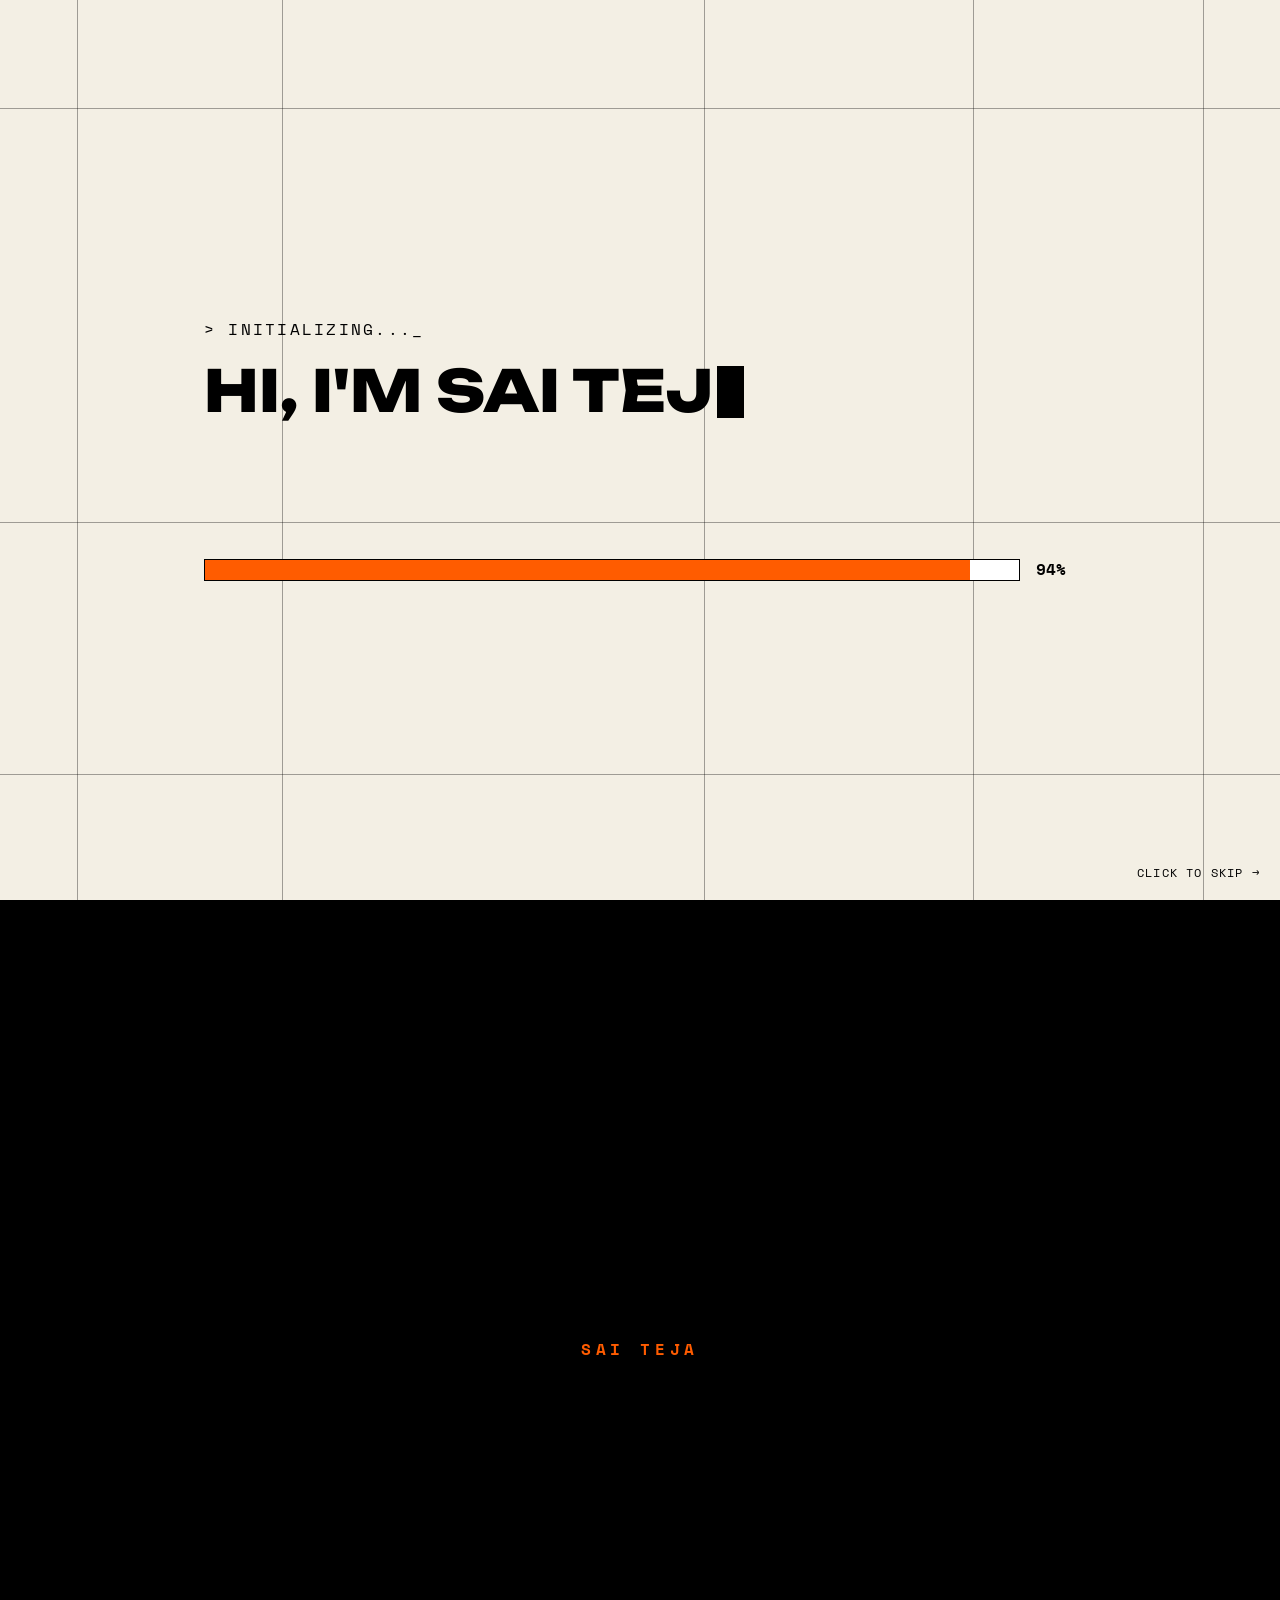
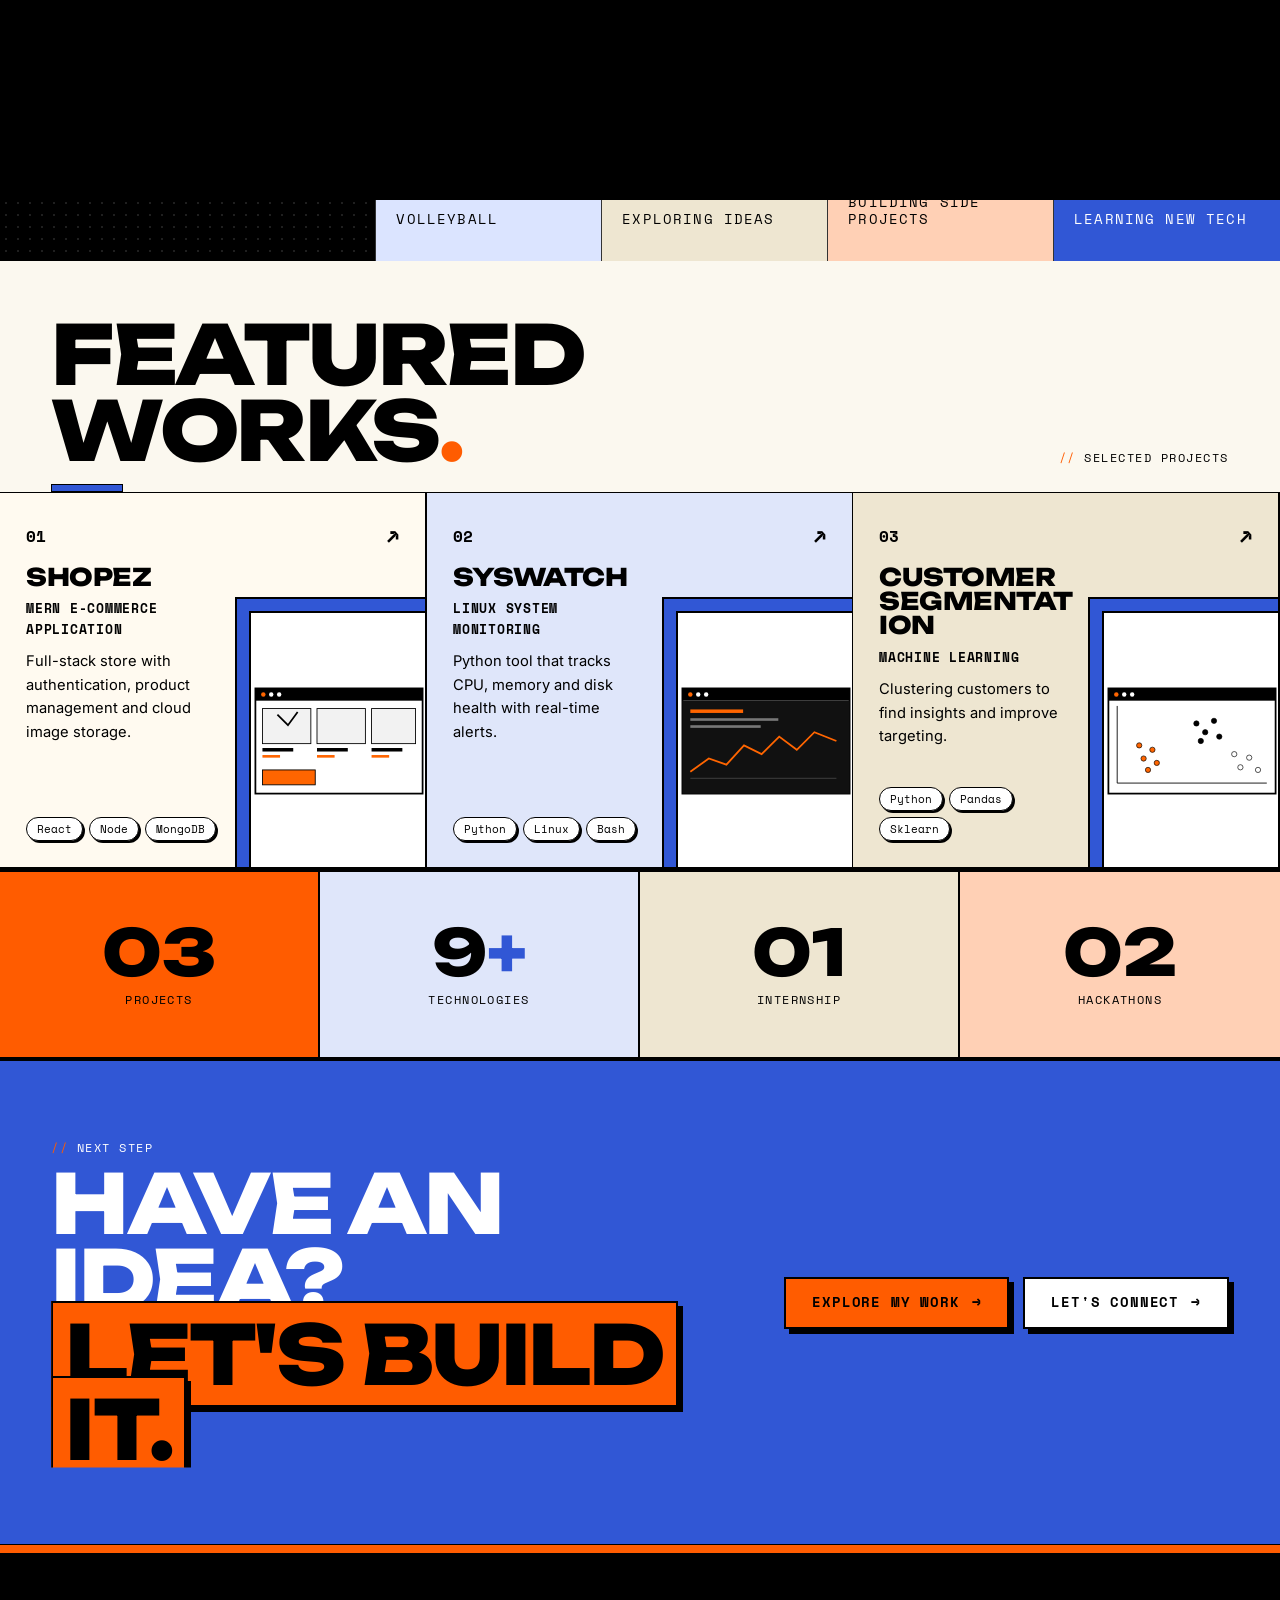
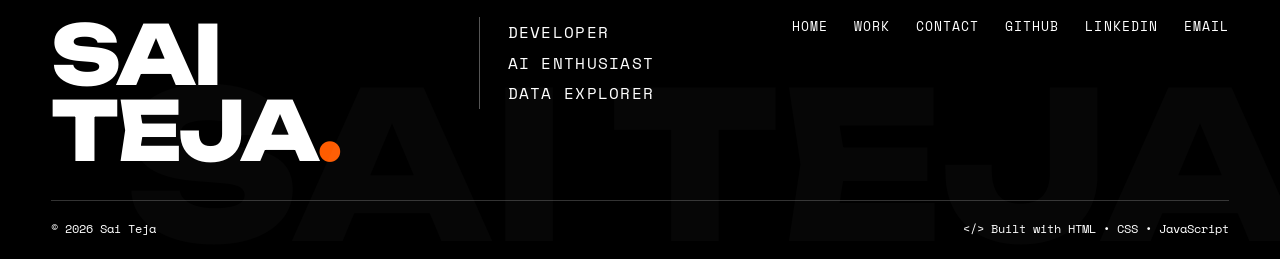
<file: index.html>
<!DOCTYPE html>
<html lang="en">
<head>
  <meta charset="UTF-8">
  <meta name="viewport" content="width=device-width, initial-scale=1">
  <title>Sai Teja — Personal Portfolio</title>
  <meta name="description" content="Sai Teja, B.Tech CSE student at Mahindra University. Developer, AI enthusiast and data explorer. Projects, skills and contact.">
  <meta name="theme-color" content="#FF6500">
  <link rel="icon" href="assets/icons/logo.svg" type="image/svg+xml">
  <script>try{if(sessionStorage.getItem("navT")==="1"){sessionStorage.removeItem("navT");document.documentElement.classList.add("page-enter");}}catch(e){}</script>
  <link rel="preconnect" href="https://fonts.googleapis.com">
  <link rel="preconnect" href="https://fonts.gstatic.com" crossorigin>
  <link href="https://fonts.googleapis.com/css2?family=Inter:wght@400;500;600&family=Space+Mono:wght@400;700&family=Unbounded:wght@700;800&display=swap" rel="stylesheet">
  <!-- Bootstrap 5 (grid utilities, modal, buttons base, form layout) + Bootstrap Icons -->
  <link href="https://cdn.jsdelivr.net/npm/bootstrap@5.3.3/dist/css/bootstrap.min.css" rel="stylesheet">
  <link href="https://cdn.jsdelivr.net/npm/bootstrap-icons@1.11.3/font/bootstrap-icons.min.css" rel="stylesheet">
  <!-- Custom CSS creates the identity; it loads AFTER Bootstrap so it can override it -->
  <link rel="stylesheet" href="css/style.css">
  <link rel="stylesheet" href="css/animations.css">
  <link rel="stylesheet" href="css/responsive.css">
</head>
<body>
<div class="splash" id="splash" role="status" aria-live="polite" aria-label="Loading portfolio">
  <div class="splash__grid" aria-hidden="true">
    <span class="v" style="left:6%"></span><span class="v" style="left:22%"></span><span class="v" style="left:55%"></span><span class="v" style="left:76%"></span><span class="v" style="left:94%"></span>
    <span class="h" style="top:12%"></span><span class="h" style="top:58%"></span><span class="h" style="top:86%"></span>
  </div>
  <div class="splash__box">
    <p class="splash__status" id="splashStatus">&gt; INITIALIZING...<span class="blink">_</span></p>
    <p class="splash__hi" id="splashHi" aria-label="Hi, I'm Sai Teja">&#8203;<span class="cur" aria-hidden="true"></span></p>
    <p class="splash__welcome" id="splashWelcome">WELCOME TO MY PORTFOLIO</p>
    <div class="splash__bar" aria-hidden="true"><div class="track"><div class="fill" id="splashFill"></div></div><span class="pct" id="splashPct">0%</span></div>
  </div>
  <span class="splash__skip" aria-hidden="true">CLICK TO SKIP →</span>
  <div class="splash__panels" aria-hidden="true"><i></i><i></i><i></i><i></i><i></i></div>
</div>

<a class="skip-link" href="#main">Skip to content</a>
<div class="page-transition" id="pageTransition" aria-hidden="true">SAI TEJA</div>
<div class="cursor-ring" id="cursorRing" aria-hidden="true"></div>
<div class="cursor-dot" id="cursorDot" aria-hidden="true"></div>

<header class="site-header">
  <a class="brand" href="index.html" aria-label="Sai Teja Portfolio, home">
    <img class="brand__mark" src="assets/icons/logo.svg" alt="" width="38" height="38">
    <span>SAI TEJA<small>/ PORTFOLIO</small></span>
  </a>
  <nav class="nav-main" aria-label="Primary">
    <ul>
      <li class="d-flex"><a href="index.html" data-nav>Home</a></li>
      <li class="d-flex"><a href="work.html" data-nav>Work</a></li>
      <li class="d-flex"><a href="contact.html" data-nav>Contact</a></li>
    </ul>
  </nav>
  <div class="header-right">
    <div class="avail-pill"><span class="pulse-dot" aria-hidden="true"></span>Available for internships</div>
    <button class="menu-btn" id="menuOpen" type="button" aria-expanded="false" aria-controls="menuOverlay" aria-label="Open menu">
      <span class="menu-btn__text">[ MENU ]</span>
      <span class="menu-btn__icon" aria-hidden="true"><i></i><i></i><i></i><i></i></span>
    </button>
  </div>
</header>

<div class="menu-overlay" id="menuOverlay" aria-hidden="true" role="dialog" aria-label="Site menu">
  <div class="menu-overlay__top">
    <span class="label">SAI TEJA / PORTFOLIO</span>
    <button class="menu-close" id="menuClose" type="button" aria-label="Close menu">CLOSE ✕</button>
  </div>
  <nav aria-label="Full-screen menu">
    <ul>
      <li><a href="index.html" data-nav><span>01</span>Home</a></li>
      <li><a href="work.html" data-nav><span>02</span>Work</a></li>
      <li><a href="contact.html" data-nav><span>03</span>Contact</a></li>
    </ul>
  </nav>
  <div class="menu-overlay__foot">
    <a href="https://github.com/Tejaak" target="_blank" rel="noopener">GITHUB ↗</a>
    <a href="https://www.linkedin.com/in/agirishati-sai-teja-38a89334b" target="_blank" rel="noopener">LINKEDIN ↗</a>
    <a href="mailto:sai.teja@mahindrauniversity.edu.in">EMAIL ↗</a>
  </div>
</div>

<main id="main">

  <!-- ============ HERO ============ -->
  <section class="hero" aria-labelledby="hero-title">
    <div class="hero__text">
      <div class="hero__eyebrow label">
        <span class="label--slash">Hello, I'm</span>
        <span>2026 ■</span>
      </div>
      <div>
        <h1 class="display display--xl hero__title" id="hero-title" aria-label="Sai Teja">
          <span class="row-line"><span style="--d:.15s">SAI</span></span>
          <span class="row-line"><span style="--d:.3s">TEJA<span class="dot">.</span></span></span>
        </h1>
        <p class="hero__role mt-3">Computer Science Student</p>
        <p class="label mt-2">Developer • AI • Data</p>
      </div>
      <p class="hero__stmt" data-reveal="up">I build digital experiences,<br>experiment with technology,<br>and turn ideas into working projects.</p>
      <div class="hero__cta" data-reveal="up" data-delay="1">
        <a class="btn-sharp magnetic" href="work.html">Explore my work <span class="arr">→</span></a>
        <a class="btn-sharp btn-sharp--ghost magnetic" href="contact.html">Contact me <span class="arr">→</span></a>
      </div>
    </div>
    <aside class="hero__photo" aria-label="Portrait of Sai Teja">
      <span class="corner corner--tl" aria-hidden="true"></span>
      <span class="corner corner--br" aria-hidden="true"></span>
      <span class="photo-tag" aria-hidden="true">&lt;/&gt;</span>
      <span class="photo-year" aria-hidden="true">2024 — 2028</span>
      <div class="photo-frame" data-reveal="scale">
        <img src="assets/images/photo.png" alt="Sai Teja, Computer Science student, looking up and to the side" width="600" height="720" fetchpriority="high">
      </div>
    </aside>
  </section>

  <!-- ============ ABOUT + BACKGROUND ============ -->
  <section class="about" id="about" aria-labelledby="about-title">
    <article class="about__main">
      <p class="section-tag">// About me</p>
      <h2 class="display display--lg" id="about-title" data-reveal="up">I build<br>things<br>with code<span class="dot">.</span></h2>
      <p data-reveal="up" data-delay="1">I'm a Computer Science Engineering student at Mahindra University, Hyderabad, interested in software development, AI and data. I like turning an idea into something that actually runs.</p>
      <p data-reveal="up" data-delay="2">Most of what I learn comes from building: full-stack web apps, a Linux monitoring tool, a machine learning model and a business dashboard, each in a different corner of tech.</p>
      <ul class="chips" aria-label="Interests">
        <li class="chip">Software development</li><li class="chip">Web development</li><li class="chip">Artificial Intelligence</li>
        <li class="chip">Data</li><li class="chip">Problem solving</li><li class="chip">Practical projects</li>
      </ul>
    </article>
    <aside class="background" aria-labelledby="bg-title">
      <p class="section-tag" id="bg-title">Background / Education</p>
      <ul class="edu-list">
        <li data-reveal="up"><span class="ico"><i class="bi bi-mortarboard"></i></span><div><strong>B.Tech Computer Science Engineering</strong><span>2024 – 2028 · Batch of 2028</span></div></li>
        <li data-reveal="up" data-delay="1"><span class="ico"><i class="bi bi-geo-alt"></i></span><div><strong>Mahindra University</strong><span>Hyderabad, India</span></div></li>
        <li data-reveal="up" data-delay="2"><span class="ico"><i class="bi bi-bullseye"></i></span><div><strong>Focus areas</strong><span>Software · AI · Data</span></div></li>
        <li data-reveal="up" data-delay="3"><span class="ico"><i class="bi bi-heart"></i></span><div><strong>Outside class</strong><span>Volleyball · Exploring ideas</span></div></li>
      </ul>
    </aside>
  </section>

  <!-- ============ BEYOND CODE ============ -->
  <section class="beyond" aria-labelledby="beyond-title">
    <div class="beyond__title"><h2 class="display display--md" id="beyond-title">Beyond<br>code<span class="dot">.</span></h2></div>
    <div class="beyond__tiles">
      <article class="tile-b" tabindex="0"><i class="bi bi-dribbble" aria-hidden="true"></i><div><h3>Volleyball</h3><p>Teamwork, timing and quick decisions on the court.</p></div></article>
      <article class="tile-b" tabindex="0"><i class="bi bi-lightbulb" aria-hidden="true"></i><div><h3>Exploring ideas</h3><p>Always curious about how things work and what could be built next.</p></div></article>
      <article class="tile-b" tabindex="0"><i class="bi bi-tools" aria-hidden="true"></i><div><h3>Building side projects</h3><p>Small experiments that teach more than any lecture.</p></div></article>
      <article class="tile-b" tabindex="0"><i class="bi bi-cpu" aria-hidden="true"></i><div><h3>Learning new tech</h3><p>Picking up new tools and frameworks as they come.</p></div></article>
    </div>
  </section>

  <!-- ============ FEATURED WORK ============ -->
  <section class="block block--white" aria-labelledby="featured-title">
    <div class="section-head">
      <h2 class="display display--lg" id="featured-title">Featured<br>works<span class="dot">.</span></h2>
      <p class="label label--slash">Selected projects</p>
    </div>
    <div class="proj-grid proj-grid--3">
      <a class="proj-card" href="work.html#project-shopez" data-reveal="up">
        <div class="proj-card__top"><span>01</span><span class="proj-card__arrow" aria-hidden="true">↗</span></div>
        <h3 class="proj-card__title">ShopEZ</h3>
        <p class="proj-card__cat">MERN E-Commerce Application</p>
        <p class="proj-card__desc">Full-stack store with authentication, product management and cloud image storage.</p>
        <p class="proj-card__meta">CASE STUDY →</p>
        <ul class="tags"><li class="tag">React</li><li class="tag">Node</li><li class="tag">MongoDB</li></ul>
        <span class="proj-card__img" aria-hidden="true"><img src="assets/projects/shopez.svg" alt="" loading="lazy" width="400" height="260"></span>
      </a>
      <a class="proj-card" href="work.html#project-syswatch" data-reveal="up" data-delay="1">
        <div class="proj-card__top"><span>02</span><span class="proj-card__arrow" aria-hidden="true">↗</span></div>
        <h3 class="proj-card__title">SysWatch</h3>
        <p class="proj-card__cat">Linux System Monitoring</p>
        <p class="proj-card__desc">Python tool that tracks CPU, memory and disk health with real-time alerts.</p>
        <p class="proj-card__meta">CASE STUDY →</p>
        <ul class="tags"><li class="tag">Python</li><li class="tag">Linux</li><li class="tag">Bash</li></ul>
        <span class="proj-card__img" aria-hidden="true"><img src="assets/projects/syswatch.svg" alt="" loading="lazy" width="400" height="260"></span>
      </a>
      <a class="proj-card" href="work.html#project-segmentation" data-reveal="up" data-delay="2">
        <div class="proj-card__top"><span>03</span><span class="proj-card__arrow" aria-hidden="true">↗</span></div>
        <h3 class="proj-card__title">Customer Segmentation</h3>
        <p class="proj-card__cat">Machine Learning</p>
        <p class="proj-card__desc">Clustering customers to find insights and improve targeting.</p>
        <p class="proj-card__meta">CASE STUDY →</p>
        <ul class="tags"><li class="tag">Python</li><li class="tag">Pandas</li><li class="tag">Sklearn</li></ul>
        <span class="proj-card__img" aria-hidden="true"><img src="assets/projects/segmentation.svg" alt="" loading="lazy" width="400" height="260"></span>
      </a>
    </div>
  </section>

  <!-- ============ QUICK METRICS (only values backed by the Work page) ============ -->
  <section class="metrics" aria-label="Quick facts">
    <div class="metric"><span class="metric__num"><span data-count="4" data-pad="2">00</span></span><span class="metric__lbl">Projects</span></div>
    <div class="metric"><span class="metric__num"><span data-count="10">0</span><span class="plus">+</span></span><span class="metric__lbl">Technologies</span></div>
    <div class="metric"><span class="metric__num"><span data-count="1" data-pad="2">00</span></span><span class="metric__lbl">Internship</span></div>
    <div class="metric"><span class="metric__num"><span data-count="2" data-pad="2">00</span></span><span class="metric__lbl">Hackathons</span></div>
  </section>

  <!-- ============ CTA ============ -->
  <section class="cta-strip" aria-labelledby="cta-title">
    <div>
      <p class="label label--slash">Next step</p>
      <h2 class="display display--lg mt-2" id="cta-title" data-reveal="up">Have an idea?<br><span class="hl">Let's build it.</span></h2>
    </div>
    <div class="actions">
      <a class="btn-sharp magnetic" href="work.html">Explore my work <span class="arr">→</span></a>
      <a class="btn-sharp btn-sharp--ghost magnetic" href="contact.html">Let's connect <span class="arr">→</span></a>
    </div>
  </section>
</main>

<footer class="site-footer">
  <div class="footer-top">
    <p class="display display--lg" aria-label="Sai Teja">SAI<br>TEJA<span class="dot">.</span></p>
    <ul class="footer-roles">
      <li>DEVELOPER</li><li>AI ENTHUSIAST</li><li>DATA EXPLORER</li>
    </ul>
    <nav aria-label="Footer">
      <ul class="footer-links flex-column flex-sm-row">
        <li><a href="index.html">HOME</a></li>
        <li><a href="work.html">WORK</a></li>
        <li><a href="contact.html">CONTACT</a></li>
        <li><a href="https://github.com/Tejaak" target="_blank" rel="noopener">GITHUB</a></li>
        <li><a href="https://www.linkedin.com/in/agirishati-sai-teja-38a89334b" target="_blank" rel="noopener">LINKEDIN</a></li>
        <li><a href="mailto:sai.teja@mahindrauniversity.edu.in">EMAIL</a></li>
      </ul>
    </nav>
  </div>
  <div class="footer-bottom">
    <span>© 2026 Sai Teja</span>
    <span>&lt;/&gt; Built with HTML • CSS • JavaScript</span>
  </div>
</footer>

<script src="https://cdn.jsdelivr.net/npm/bootstrap@5.3.3/dist/js/bootstrap.bundle.min.js"></script>
<script src="js/main.js"></script>

</body>
</html>
</file>
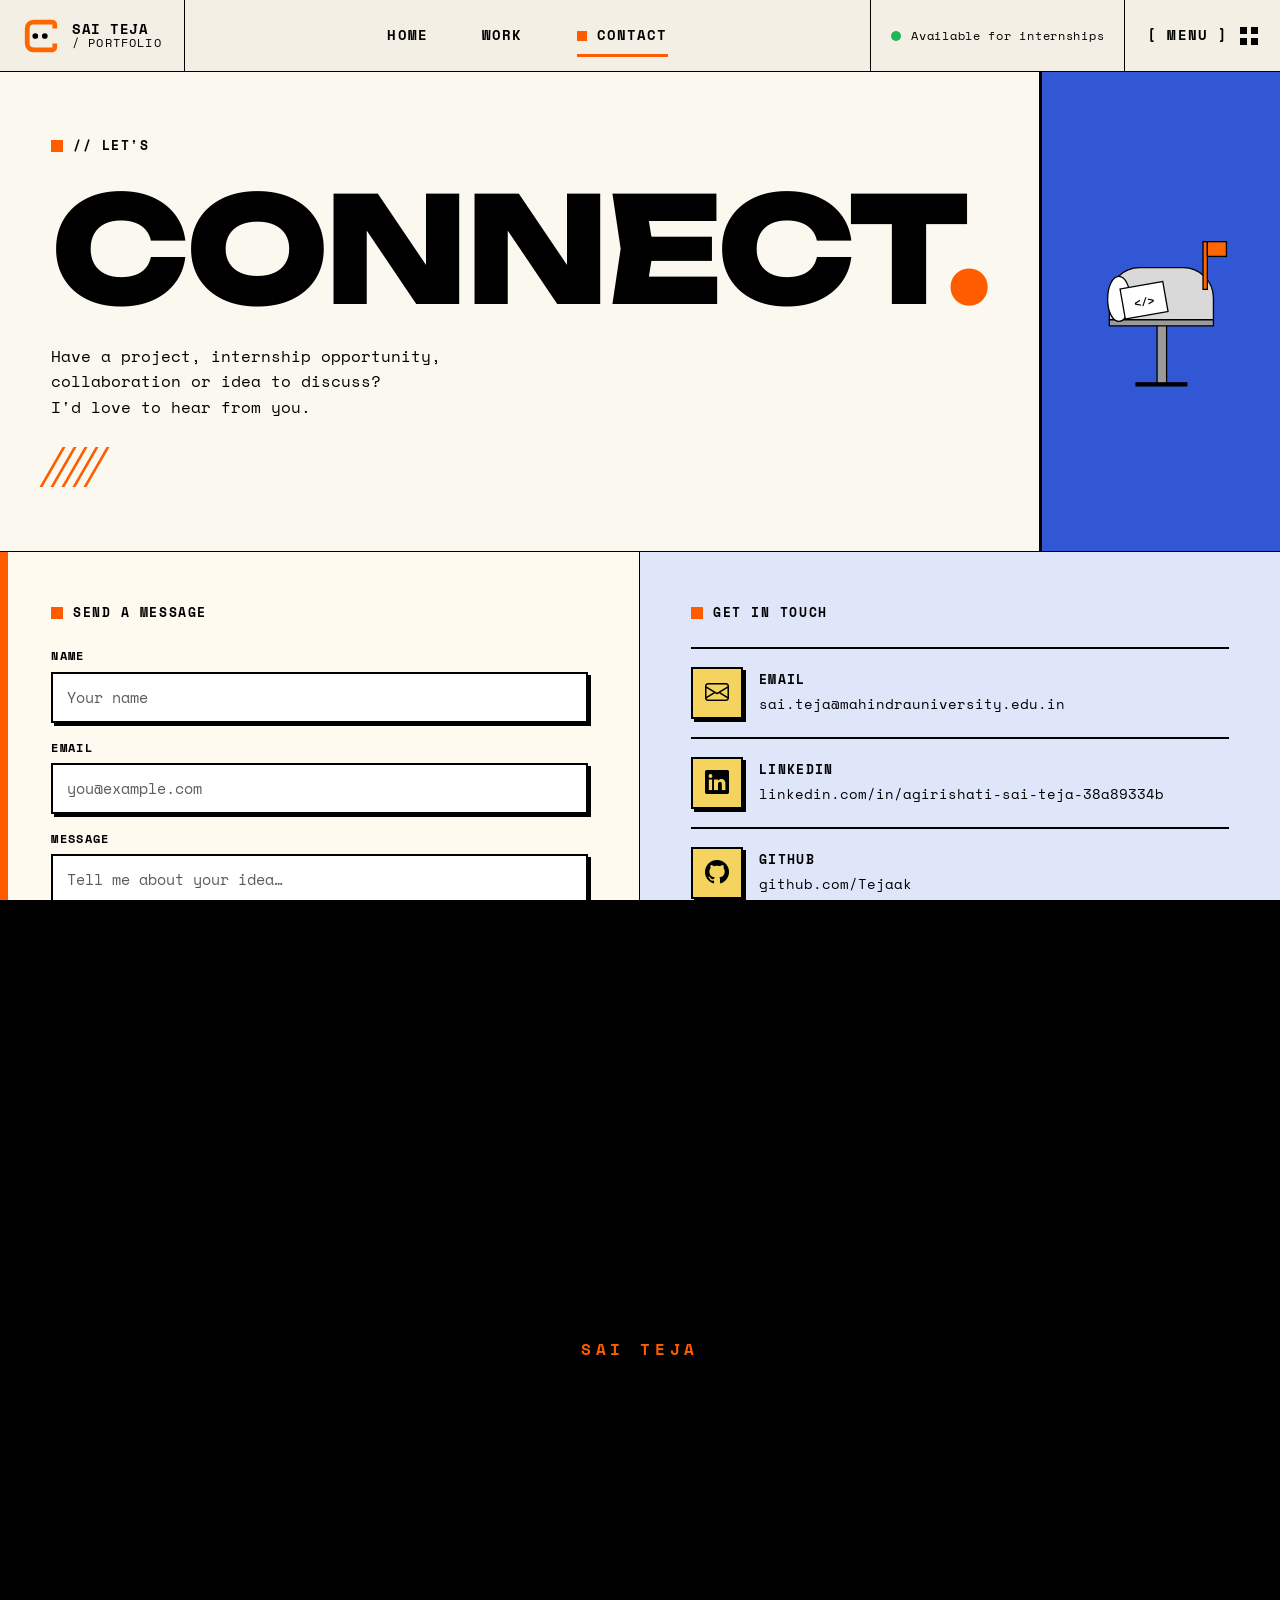
<file: contact.html>
<!DOCTYPE html>
<html lang="en">
<head>
  <meta charset="UTF-8">
  <meta name="viewport" content="width=device-width, initial-scale=1">
  <title>Contact — Sai Teja Portfolio</title>
  <meta name="description" content="Get in touch with Sai Teja for internships, collaborations and projects.">
  <meta name="theme-color" content="#FF6500">
  <link rel="icon" href="assets/icons/logo.svg" type="image/svg+xml">
  <script>try{if(sessionStorage.getItem("navT")==="1"){sessionStorage.removeItem("navT");document.documentElement.classList.add("page-enter");}}catch(e){}</script>
  <link rel="preconnect" href="https://fonts.googleapis.com">
  <link rel="preconnect" href="https://fonts.gstatic.com" crossorigin>
  <link href="https://fonts.googleapis.com/css2?family=Inter:wght@400;500;600&family=Space+Mono:wght@400;700&family=Unbounded:wght@700;800&display=swap" rel="stylesheet">
  <!-- Bootstrap 5 (grid utilities, modal, buttons base, form layout) + Bootstrap Icons -->
  <link href="https://cdn.jsdelivr.net/npm/bootstrap@5.3.3/dist/css/bootstrap.min.css" rel="stylesheet">
  <link href="https://cdn.jsdelivr.net/npm/bootstrap-icons@1.11.3/font/bootstrap-icons.min.css" rel="stylesheet">
  <!-- Custom CSS creates the identity; it loads AFTER Bootstrap so it can override it -->
  <link rel="stylesheet" href="css/style.css">
  <link rel="stylesheet" href="css/animations.css">
  <link rel="stylesheet" href="css/responsive.css">
</head><body>
<a class="skip-link" href="#main">Skip to content</a>
<div class="page-transition" id="pageTransition" aria-hidden="true">SAI TEJA</div>
<div class="cursor-ring" id="cursorRing" aria-hidden="true"></div>
<div class="cursor-dot" id="cursorDot" aria-hidden="true"></div>

<header class="site-header">
  <a class="brand" href="index.html" aria-label="Sai Teja Portfolio, home">
    <img class="brand__mark" src="assets/icons/logo.svg" alt="" width="38" height="38">
    <span>SAI TEJA<small>/ PORTFOLIO</small></span>
  </a>
  <nav class="nav-main" aria-label="Primary">
    <ul>
      <li class="d-flex"><a href="index.html" data-nav>Home</a></li>
      <li class="d-flex"><a href="work.html" data-nav>Work</a></li>
      <li class="d-flex"><a href="contact.html" data-nav>Contact</a></li>
    </ul>
  </nav>
  <div class="header-right">
    <div class="avail-pill"><span class="pulse-dot" aria-hidden="true"></span>Available for internships</div>
    <button class="menu-btn" id="menuOpen" type="button" aria-expanded="false" aria-controls="menuOverlay" aria-label="Open menu">
      <span class="menu-btn__text">[ MENU ]</span>
      <span class="menu-btn__icon" aria-hidden="true"><i></i><i></i><i></i><i></i></span>
    </button>
  </div>
</header>

<div class="menu-overlay" id="menuOverlay" aria-hidden="true" role="dialog" aria-label="Site menu">
  <div class="menu-overlay__top">
    <span class="label">SAI TEJA / PORTFOLIO</span>
    <button class="menu-close" id="menuClose" type="button" aria-label="Close menu">CLOSE ✕</button>
  </div>
  <nav aria-label="Full-screen menu">
    <ul>
      <li><a href="index.html" data-nav><span>01</span>Home</a></li>
      <li><a href="work.html" data-nav><span>02</span>Work</a></li>
      <li><a href="contact.html" data-nav><span>03</span>Contact</a></li>
    </ul>
  </nav>
  <div class="menu-overlay__foot">
    <a href="https://github.com/Tejaak" target="_blank" rel="noopener">GITHUB ↗</a>
    <a href="https://www.linkedin.com/in/agirishati-sai-teja-38a89334b" target="_blank" rel="noopener">LINKEDIN ↗</a>
    <a href="mailto:sai.teja@mahindrauniversity.edu.in">EMAIL ↗</a>
  </div>
</div>

<main id="main">
  <section class="contact-hero" aria-labelledby="contact-title">
    <div class="contact-hero__text">
      <p class="section-tag">// Let's</p>
      <h1 class="display display--xl" id="contact-title">Connect<span class="dot">.</span></h1>
      <p>Have a project, internship opportunity, collaboration or idea to discuss?<br>I'd love to hear from you.</p>
      <div class="slashes" aria-hidden="true"><i></i><i></i><i></i><i></i><i></i></div>
    </div>
    <div class="contact-hero__art" aria-hidden="false"><svg viewBox="0 0 320 360" role="img" aria-label="Illustration of a mailbox with a letter marked with code brackets">
  <rect x="150" y="190" width="22" height="160" fill="#9a9a9a" stroke="#000" stroke-width="3"/>
  <rect x="100" y="344" width="120" height="10" fill="#000"/>
  <g class="float">
    <path d="M40 200V150a70 70 0 0 1 70-70h100a70 70 0 0 1 70 70v50z" fill="#d9d9d9" stroke="#000" stroke-width="3"/>
    <path d="M40 200h240v14H40z" fill="#9a9a9a" stroke="#000" stroke-width="3"/>
    <ellipse cx="62" cy="152" rx="26" ry="52" fill="#fff" stroke="#000" stroke-width="3"/>
    <rect x="70" y="120" width="100" height="70" fill="#fff" stroke="#000" stroke-width="3" transform="rotate(-10 120 155)"/>
    <text x="120" y="168" text-anchor="middle" font-family="monospace" font-weight="700" font-size="26" transform="rotate(-10 120 155)">&lt;/&gt;</text>
    <g style="transform-origin:262px 120px" class="flag"><rect x="256" y="20" width="10" height="110" fill="#ff6500" stroke="#000" stroke-width="3"/><rect x="266" y="20" width="44" height="34" fill="#ff6500" stroke="#000" stroke-width="3"/></g>
  </g>
</svg></div>
  </section>

  <section class="contact-body" aria-label="Contact options">
    <article class="contact-form-wrap">
      <p class="section-tag" id="form-title">Send a message</p>
      <form id="contactForm" novalidate aria-labelledby="form-title">
        <div class="field">
          <label for="name">Name</label>
          <input class="form-control" type="text" id="name" name="name" placeholder="Your name" autocomplete="name" required minlength="2">
          <p class="err" role="alert"></p>
        </div>
        <div class="field">
          <label for="email">Email</label>
          <input class="form-control" type="email" id="email" name="email" placeholder="you@example.com" autocomplete="email" required>
          <p class="err" role="alert"></p>
        </div>
        <div class="field">
          <label for="message">Message</label>
          <textarea class="form-control" id="message" name="message" rows="5" placeholder="Tell me about your idea…" required minlength="10"></textarea>
          <p class="err" role="alert"></p>
        </div>
        <button class="btn-sharp w-100 magnetic" type="submit" id="sendBtn"><span class="btn-label">Send message</span> <span class="arr">→</span></button>
        <div class="form-status" id="formStatus" role="status" aria-live="polite" tabindex="-1"></div>
      </form>
    </article>

    <aside class="direct" aria-labelledby="direct-title">
      <p class="section-tag" id="direct-title">Get in touch</p>
      <a class="direct-item" href="mailto:sai.teja@mahindrauniversity.edu.in"><span class="ico"><i class="bi bi-envelope" aria-hidden="true"></i></span><span><b>Email</b><span class="val">sai.teja@mahindrauniversity.edu.in</span></span></a>
      <a class="direct-item" href="https://www.linkedin.com/in/agirishati-sai-teja-38a89334b" target="_blank" rel="noopener"><span class="ico"><i class="bi bi-linkedin" aria-hidden="true"></i></span><span><b>LinkedIn</b><span class="val">linkedin.com/in/agirishati-sai-teja-38a89334b</span></span></a>
      <a class="direct-item" href="https://github.com/Tejaak" target="_blank" rel="noopener"><span class="ico"><i class="bi bi-github" aria-hidden="true"></i></span><span><b>GitHub</b><span class="val">github.com/Tejaak</span></span></a>
    </aside>
  </section>

  <section class="avail-final" aria-label="Availability">
    <div class="avail">
      <p class="section-tag">Availability</p>
      <p class="avail__badge"><span class="pulse-dot" aria-hidden="true"></span>AVAILABLE</p>
      <p class="mono">Open to internships,<br>collaborations and interesting projects.</p>
    </div>
    <div class="final-cta">
      <p class="label label--slash">Let's build</p>
      <h2 class="display display--lg" data-reveal="up">Let's build<br>something<br><span class="hl">together.</span></h2>
    </div>
  </section>
</main>

<footer class="site-footer">
  <div class="footer-top">
    <p class="display display--lg" aria-label="Sai Teja">SAI<br>TEJA<span class="dot">.</span></p>
    <ul class="footer-roles">
      <li>DEVELOPER</li><li>AI ENTHUSIAST</li><li>DATA EXPLORER</li>
    </ul>
    <nav aria-label="Footer">
      <ul class="footer-links flex-column flex-sm-row">
        <li><a href="index.html">HOME</a></li>
        <li><a href="work.html">WORK</a></li>
        <li><a href="contact.html">CONTACT</a></li>
        <li><a href="https://github.com/Tejaak" target="_blank" rel="noopener">GITHUB</a></li>
        <li><a href="https://www.linkedin.com/in/agirishati-sai-teja-38a89334b" target="_blank" rel="noopener">LINKEDIN</a></li>
        <li><a href="mailto:sai.teja@mahindrauniversity.edu.in">EMAIL</a></li>
      </ul>
    </nav>
  </div>
  <div class="footer-bottom">
    <span>© 2026 Sai Teja</span>
    <span>&lt;/&gt; Built with HTML • CSS • JavaScript</span>
  </div>
</footer>

<script src="https://cdn.jsdelivr.net/npm/bootstrap@5.3.3/dist/js/bootstrap.bundle.min.js"></script>
<script src="js/main.js"></script>
<script src="js/contact.js"></script>
</body>
</html>
</file>
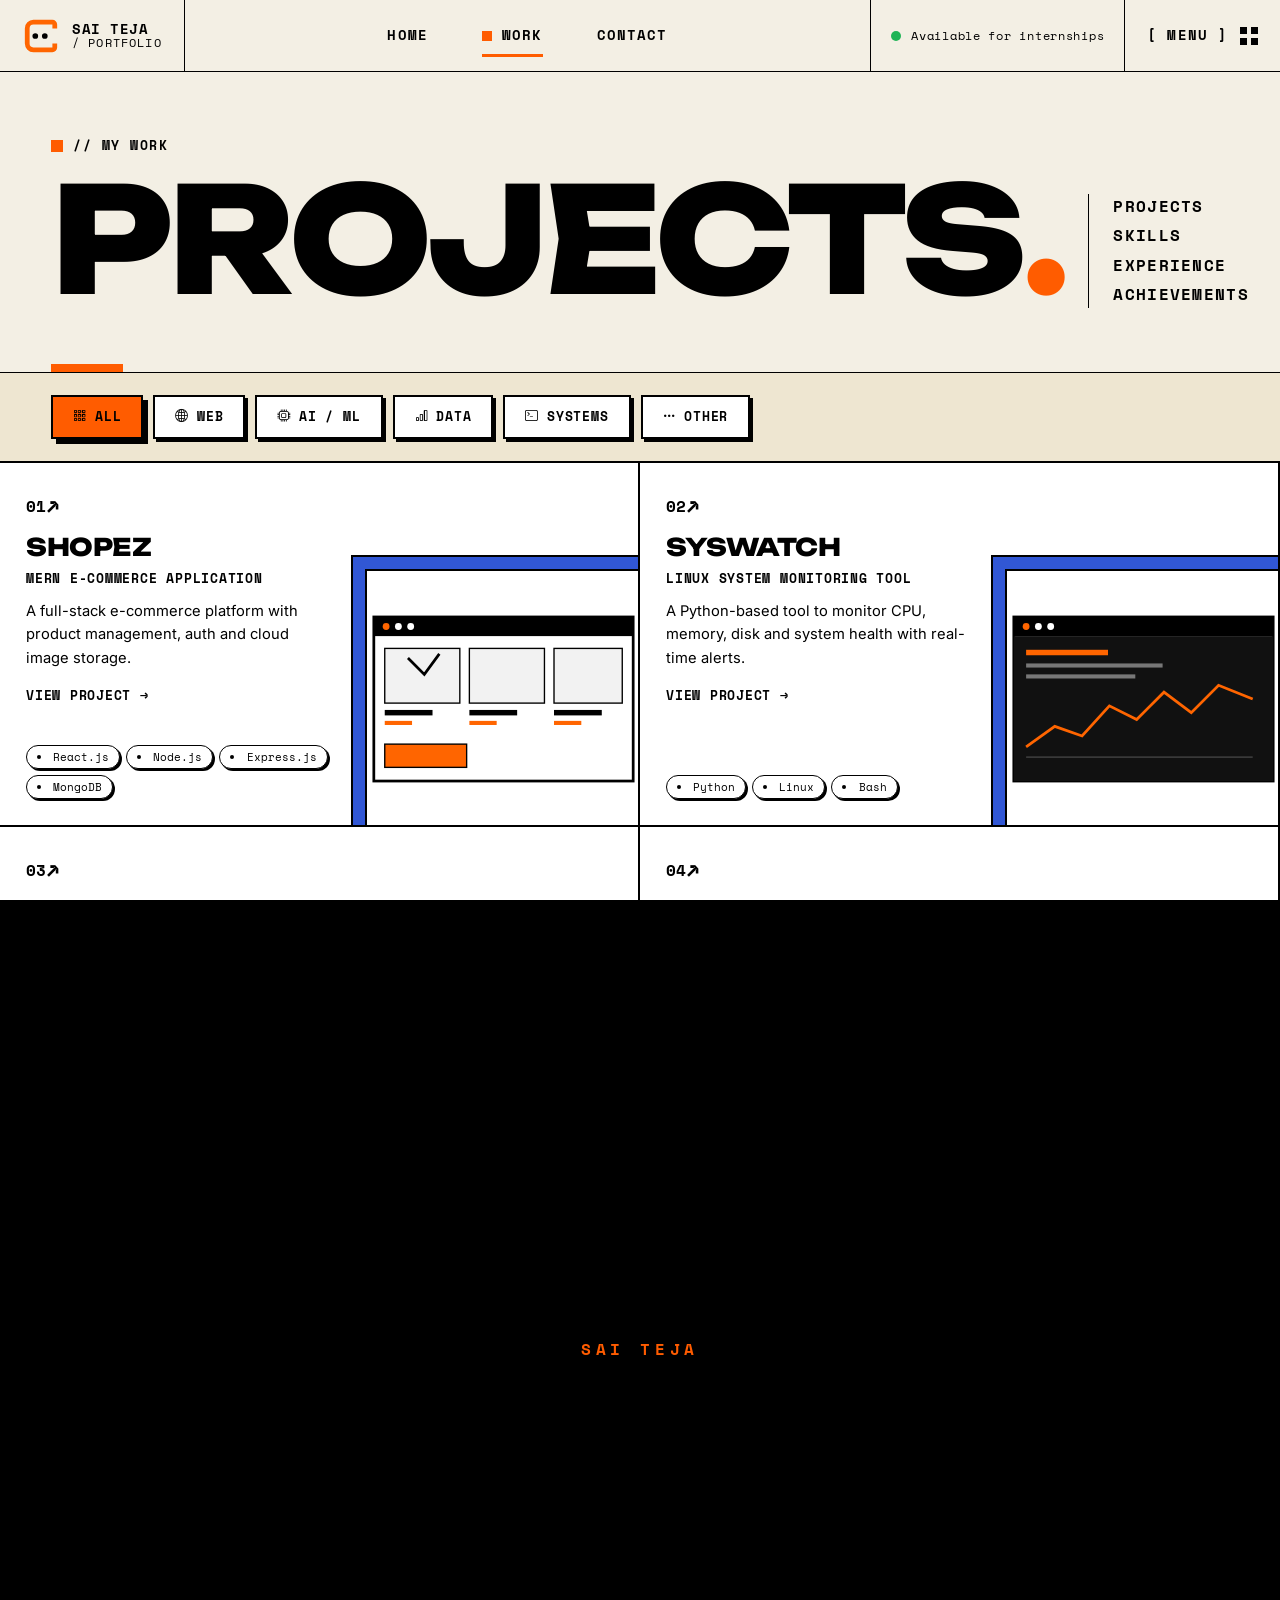
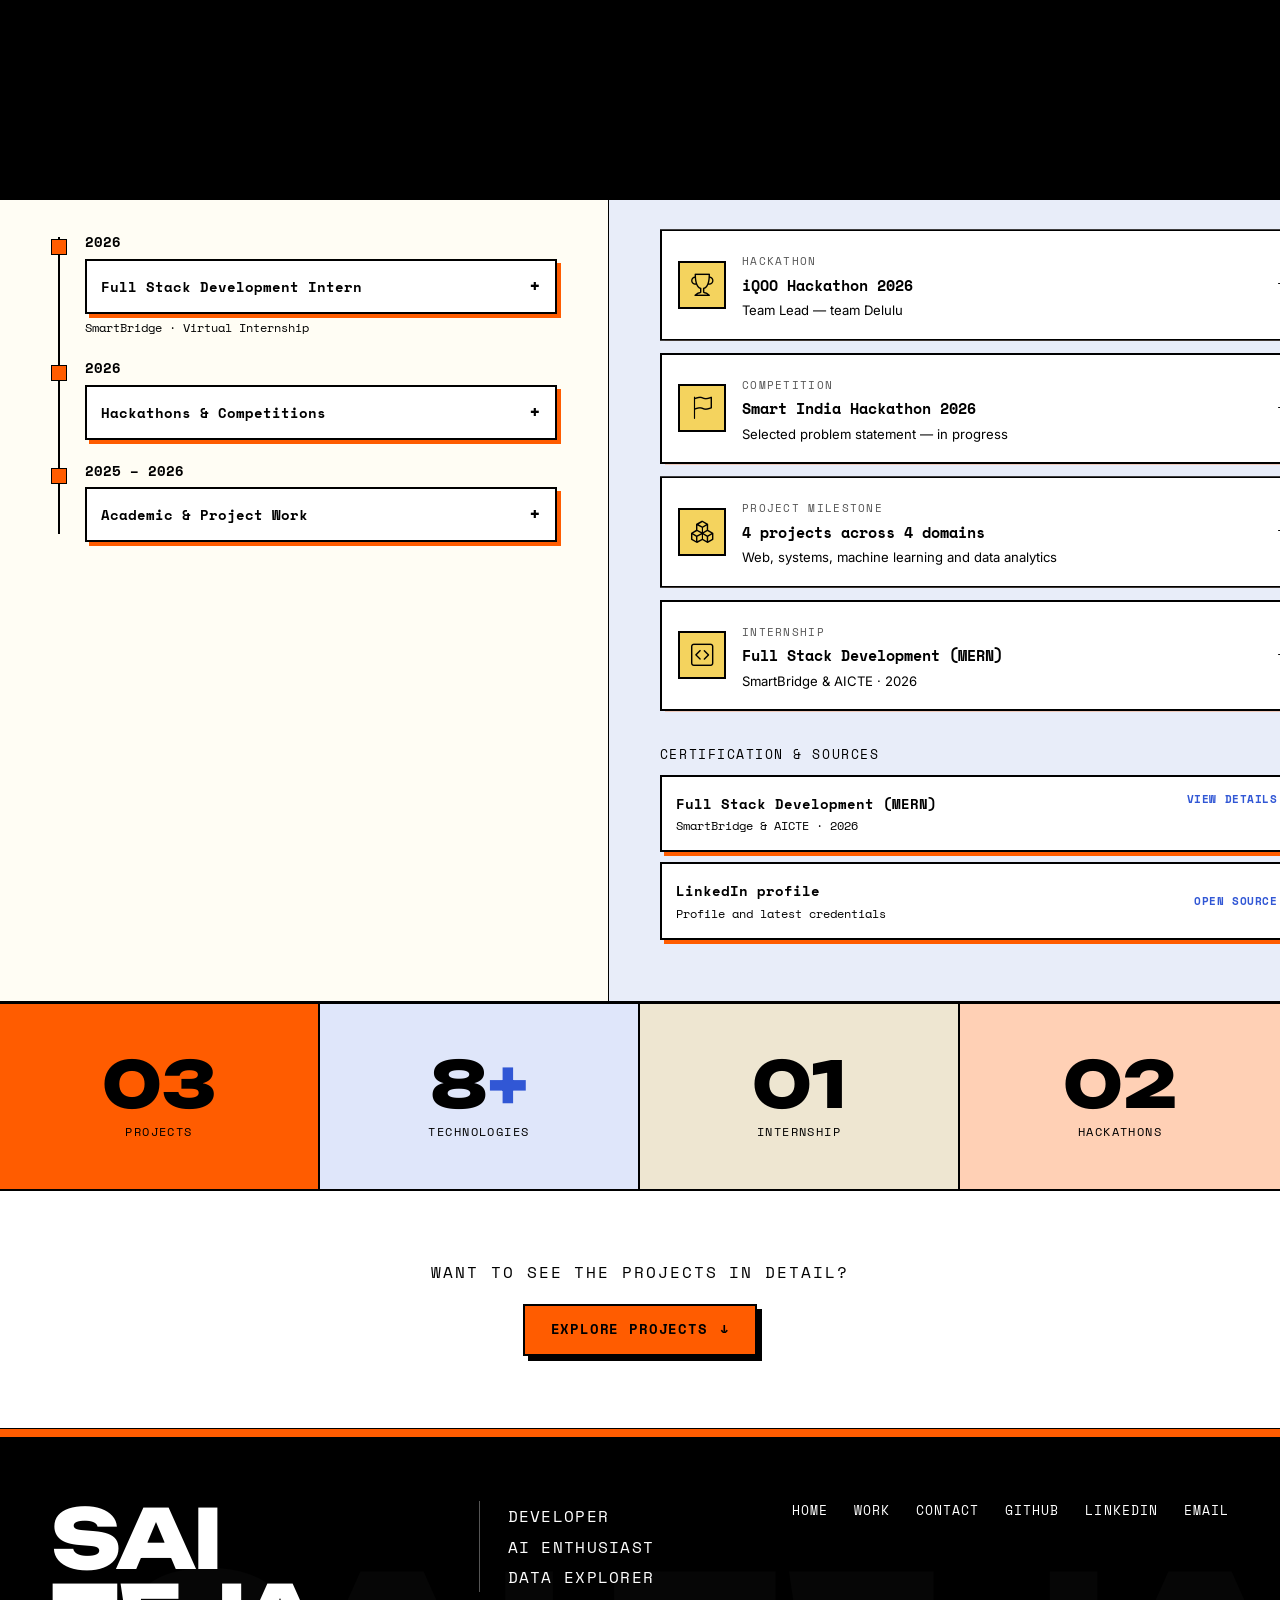
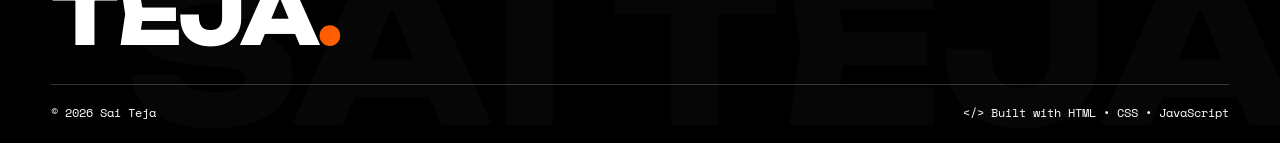
<file: work.html>
<!DOCTYPE html>
<html lang="en">
<head>
  <meta charset="UTF-8">
  <meta name="viewport" content="width=device-width, initial-scale=1">
  <title>Work — Sai Teja Portfolio</title>
  <meta name="description" content="Projects, skills, experience, achievements and certifications of Sai Teja.">
  <meta name="theme-color" content="#FF6500">
  <link rel="icon" href="assets/icons/logo.svg" type="image/svg+xml">
  <script>try{if(sessionStorage.getItem("navT")==="1"){sessionStorage.removeItem("navT");document.documentElement.classList.add("page-enter");}}catch(e){}</script>
  <link rel="preconnect" href="https://fonts.googleapis.com">
  <link rel="preconnect" href="https://fonts.gstatic.com" crossorigin>
  <link href="https://fonts.googleapis.com/css2?family=Inter:wght@400;500;600&family=Space+Mono:wght@400;700&family=Unbounded:wght@700;800&display=swap" rel="stylesheet">
  <!-- Bootstrap 5 (grid utilities, modal, buttons base, form layout) + Bootstrap Icons -->
  <link href="https://cdn.jsdelivr.net/npm/bootstrap@5.3.3/dist/css/bootstrap.min.css" rel="stylesheet">
  <link href="https://cdn.jsdelivr.net/npm/bootstrap-icons@1.11.3/font/bootstrap-icons.min.css" rel="stylesheet">
  <!-- Custom CSS creates the identity; it loads AFTER Bootstrap so it can override it -->
  <link rel="stylesheet" href="css/style.css">
  <link rel="stylesheet" href="css/animations.css">
  <link rel="stylesheet" href="css/responsive.css">
</head><body>
<a class="skip-link" href="#main">Skip to content</a>
<div class="page-transition" id="pageTransition" aria-hidden="true">SAI TEJA</div>
<div class="cursor-ring" id="cursorRing" aria-hidden="true"></div>
<div class="cursor-dot" id="cursorDot" aria-hidden="true"></div>

<header class="site-header">
  <a class="brand" href="index.html" aria-label="Sai Teja Portfolio, home">
    <img class="brand__mark" src="assets/icons/logo.svg" alt="" width="38" height="38">
    <span>SAI TEJA<small>/ PORTFOLIO</small></span>
  </a>
  <nav class="nav-main" aria-label="Primary">
    <ul>
      <li class="d-flex"><a href="index.html" data-nav>Home</a></li>
      <li class="d-flex"><a href="work.html" data-nav>Work</a></li>
      <li class="d-flex"><a href="contact.html" data-nav>Contact</a></li>
    </ul>
  </nav>
  <div class="header-right">
    <div class="avail-pill"><span class="pulse-dot" aria-hidden="true"></span>Available for internships</div>
    <button class="menu-btn" id="menuOpen" type="button" aria-expanded="false" aria-controls="menuOverlay" aria-label="Open menu">
      <span class="menu-btn__text">[ MENU ]</span>
      <span class="menu-btn__icon" aria-hidden="true"><i></i><i></i><i></i><i></i></span>
    </button>
  </div>
</header>

<div class="menu-overlay" id="menuOverlay" aria-hidden="true" role="dialog" aria-label="Site menu">
  <div class="menu-overlay__top">
    <span class="label">SAI TEJA / PORTFOLIO</span>
    <button class="menu-close" id="menuClose" type="button" aria-label="Close menu">CLOSE ✕</button>
  </div>
  <nav aria-label="Full-screen menu">
    <ul>
      <li><a href="index.html" data-nav><span>01</span>Home</a></li>
      <li><a href="work.html" data-nav><span>02</span>Work</a></li>
      <li><a href="contact.html" data-nav><span>03</span>Contact</a></li>
    </ul>
  </nav>
  <div class="menu-overlay__foot">
    <a href="https://github.com/Tejaak" target="_blank" rel="noopener">GITHUB ↗</a>
    <a href="https://www.linkedin.com/in/agirishati-sai-teja-38a89334b" target="_blank" rel="noopener">LINKEDIN ↗</a>
    <a href="mailto:sai.teja@mahindrauniversity.edu.in">EMAIL ↗</a>
  </div>
</div>

<main id="main">
  <section class="work-hero" aria-labelledby="work-title">
    <div>
      <p class="section-tag">// My work</p>
      <h1 class="display display--xl mt-3" id="work-title">Projects<span class="dot">.</span></h1>
    </div>
    <nav class="anchors" aria-label="On this page">
      <a href="#projects">PROJECTS</a><a href="#skills">SKILLS</a><a href="#experience">EXPERIENCE</a><a href="#achievements">ACHIEVEMENTS</a>
    </nav>
  </section>

  <section id="projects" class="block" aria-label="Projects">
    <div class="filters" role="group" aria-label="Filter projects by category">
      <button class="filter-btn active" type="button" data-filter="all" aria-pressed="true"><i class="bi bi-grid-3x3-gap"></i>ALL</button>
      <button class="filter-btn" type="button" data-filter="web" aria-pressed="false"><i class="bi bi-globe2"></i>WEB</button>
      <button class="filter-btn" type="button" data-filter="ai" aria-pressed="false"><i class="bi bi-cpu"></i>AI / ML</button>
      <button class="filter-btn" type="button" data-filter="data" aria-pressed="false"><i class="bi bi-bar-chart"></i>DATA</button>
      <button class="filter-btn" type="button" data-filter="systems" aria-pressed="false"><i class="bi bi-terminal"></i>SYSTEMS</button>
      <button class="filter-btn" type="button" data-filter="other" aria-pressed="false"><i class="bi bi-three-dots"></i>OTHER</button>
    </div>
    <div class="proj-grid" id="projectGrid">
      
      <button class="proj-card" type="button" data-project="shopez" data-cat="web" aria-haspopup="dialog" aria-label="View project: ShopEZ">
        <span class="proj-card__top"><span>01</span><span class="proj-card__arrow" aria-hidden="true">↗</span></span>
        <span class="proj-card__title">ShopEZ</span>
        <span class="proj-card__cat">MERN E-Commerce Application</span>
        <span class="proj-card__desc">A full-stack e-commerce platform with product management, auth and cloud image storage.</span>
        <span class="cta-link">View project →</span>
        <span class="proj-card__meta">OPEN CASE STUDY</span>
        <span class="tags"><li class="tag">React.js</li><li class="tag">Node.js</li><li class="tag">Express.js</li><li class="tag">MongoDB</li></span>
        <span class="proj-card__img" aria-hidden="true"><img src="assets/projects/shopez.svg" alt="" loading="lazy" width="400" height="260"></span>
      </button>
      
      <button class="proj-card" type="button" data-project="syswatch" data-cat="systems" aria-haspopup="dialog" aria-label="View project: SysWatch">
        <span class="proj-card__top"><span>02</span><span class="proj-card__arrow" aria-hidden="true">↗</span></span>
        <span class="proj-card__title">SysWatch</span>
        <span class="proj-card__cat">Linux System Monitoring Tool</span>
        <span class="proj-card__desc">A Python-based tool to monitor CPU, memory, disk and system health with real-time alerts.</span>
        <span class="cta-link">View project →</span>
        <span class="proj-card__meta">OPEN CASE STUDY</span>
        <span class="tags"><li class="tag">Python</li><li class="tag">Linux</li><li class="tag">Bash</li></span>
        <span class="proj-card__img" aria-hidden="true"><img src="assets/projects/syswatch.svg" alt="" loading="lazy" width="400" height="260"></span>
      </button>
      
      <button class="proj-card" type="button" data-project="segmentation" data-cat="ai" aria-haspopup="dialog" aria-label="View project: Customer Segmentation">
        <span class="proj-card__top"><span>03</span><span class="proj-card__arrow" aria-hidden="true">↗</span></span>
        <span class="proj-card__title">Customer Segmentation</span>
        <span class="proj-card__cat">ML for Customer Insights</span>
        <span class="proj-card__desc">Segmented customers using clustering to find business insights and improve targeting.</span>
        <span class="cta-link">View project →</span>
        <span class="proj-card__meta">OPEN CASE STUDY</span>
        <span class="tags"><li class="tag">Python</li><li class="tag">Pandas</li><li class="tag">NumPy</li><li class="tag">Scikit-learn</li></span>
        <span class="proj-card__img" aria-hidden="true"><img src="assets/projects/segmentation.svg" alt="" loading="lazy" width="400" height="260"></span>
      </button>
      
      <button class="proj-card" type="button" data-project="dashboard" data-cat="data" aria-haspopup="dialog" aria-label="View project: Sales & Revenue Dashboard">
        <span class="proj-card__top"><span>04</span><span class="proj-card__arrow" aria-hidden="true">↗</span></span>
        <span class="proj-card__title">Sales & Revenue Dashboard</span>
        <span class="proj-card__cat">Data Analytics with Power BI</span>
        <span class="proj-card__desc">An interactive dashboard to analyse sales, revenue trends and key business metrics.</span>
        <span class="cta-link">View project →</span>
        <span class="proj-card__meta">OPEN CASE STUDY</span>
        <span class="tags"><li class="tag">Power BI</li><li class="tag">Excel</li><li class="tag">Data Visualization</li></span>
        <span class="proj-card__img" aria-hidden="true"><img src="assets/projects/dashboard.svg" alt="" loading="lazy" width="400" height="260"></span>
      </button>
    </div>
    <p class="empty-note" id="emptyNote" role="status">// No projects in this category yet. More coming soon.</p>
  </section>

  <section class="skills" id="skills" aria-labelledby="skills-title">
    <div class="skills__title">
      <p class="section-tag">// Skills &amp; tech stack</p>
      <h2 class="display display--lg" id="skills-title">My<br>stack<span class="dot">.</span></h2>
    </div>
    <div class="skills__groups">
      <div class="skill-group"><h3>PROGRAMMING</h3><ul>
        <li class="skill-tile"><span class="ico" aria-hidden="true"><i class="i-a bi bi-filetype-py"></i><i class="i-b bi bi-arrow-up-right"></i></span><span class="txt">Python<small>Scripting, data work, automation</small></span></li>
        <li class="skill-tile"><span class="ico" aria-hidden="true"><i class="i-a bi bi-braces"></i><i class="i-b bi bi-arrow-up-right"></i></span><span class="txt">C<small>Low-level fundamentals</small></span></li>
        <li class="skill-tile"><span class="ico" aria-hidden="true"><i class="i-a bi bi-filetype-js"></i><i class="i-b bi bi-arrow-up-right"></i></span><span class="txt">JavaScript<small>Interactivity on the web</small></span></li>
        <li class="skill-tile"><span class="ico" aria-hidden="true"><i class="i-a bi bi-database"></i><i class="i-b bi bi-arrow-up-right"></i></span><span class="txt">SQL<small>Querying relational data</small></span></li>
      </ul></div>
      <div class="skill-group"><h3>WEB &amp; APPLICATION</h3><ul>
        <li class="skill-tile"><span class="ico" aria-hidden="true"><i class="i-a bi bi-filetype-html"></i><i class="i-b bi bi-arrow-up-right"></i></span><span class="txt">HTML<small>Semantic page structure</small></span></li>
        <li class="skill-tile"><span class="ico" aria-hidden="true"><i class="i-a bi bi-filetype-css"></i><i class="i-b bi bi-arrow-up-right"></i></span><span class="txt">CSS<small>Layout, Grid, Flexbox</small></span></li>
        <li class="skill-tile"><span class="ico" aria-hidden="true"><i class="i-a bi bi-filetype-js"></i><i class="i-b bi bi-arrow-up-right"></i></span><span class="txt">JavaScript<small>DOM and events</small></span></li>
        <li class="skill-tile"><span class="ico" aria-hidden="true"><i class="i-a bi bi-layers"></i><i class="i-b bi bi-arrow-up-right"></i></span><span class="txt">React.js<small>Component-based UI</small></span></li>
        <li class="skill-tile"><span class="ico" aria-hidden="true"><i class="i-a bi bi-hexagon"></i><i class="i-b bi bi-arrow-up-right"></i></span><span class="txt">Node.js<small>JavaScript on the server</small></span></li>
        <li class="skill-tile"><span class="ico" aria-hidden="true"><i class="i-a bi bi-diagram-3"></i><i class="i-b bi bi-arrow-up-right"></i></span><span class="txt">Express.js<small>REST APIs for Node</small></span></li>
        <li class="skill-tile"><span class="ico" aria-hidden="true"><i class="i-a bi bi-database-fill"></i><i class="i-b bi bi-arrow-up-right"></i></span><span class="txt">MongoDB<small>Document database</small></span></li>
      </ul></div>
      <div class="skill-group"><h3>DATA &amp; AI</h3><ul>
        <li class="skill-tile"><span class="ico" aria-hidden="true"><i class="i-a bi bi-table"></i><i class="i-b bi bi-arrow-up-right"></i></span><span class="txt">Pandas<small>Data cleaning and analysis</small></span></li>
        <li class="skill-tile"><span class="ico" aria-hidden="true"><i class="i-a bi bi-grid-3x3"></i><i class="i-b bi bi-arrow-up-right"></i></span><span class="txt">NumPy<small>Numerical computing</small></span></li>
        <li class="skill-tile"><span class="ico" aria-hidden="true"><i class="i-a bi bi-bezier2"></i><i class="i-b bi bi-arrow-up-right"></i></span><span class="txt">Scikit-learn<small>Machine learning models</small></span></li>
        <li class="skill-tile"><span class="ico" aria-hidden="true"><i class="i-a bi bi-bar-chart-fill"></i><i class="i-b bi bi-arrow-up-right"></i></span><span class="txt">Power BI<small>Dashboards and reports</small></span></li>
        <li class="skill-tile"><span class="ico" aria-hidden="true"><i class="i-a bi bi-file-earmark-spreadsheet"></i><i class="i-b bi bi-arrow-up-right"></i></span><span class="txt">Excel<small>Spreadsheets and analysis</small></span></li>
      </ul></div>
      <div class="skill-group"><h3>TOOLS</h3><ul>
        <li class="skill-tile"><span class="ico" aria-hidden="true"><i class="i-a bi bi-github"></i><i class="i-b bi bi-arrow-up-right"></i></span><span class="txt">GitHub<small>Version control and hosting</small></span></li>
        <li class="skill-tile"><span class="ico" aria-hidden="true"><i class="i-a bi bi-code-slash"></i><i class="i-b bi bi-arrow-up-right"></i></span><span class="txt">VS Code<small>Day-to-day editor</small></span></li>
        <li class="skill-tile"><span class="ico" aria-hidden="true"><i class="i-a bi bi-send"></i><i class="i-b bi bi-arrow-up-right"></i></span><span class="txt">Postman<small>Testing APIs</small></span></li>
        <li class="skill-tile"><span class="ico" aria-hidden="true"><i class="i-a bi bi-server"></i><i class="i-b bi bi-arrow-up-right"></i></span><span class="txt">MySQL<small>Relational database</small></span></li>
        <li class="skill-tile"><span class="ico" aria-hidden="true"><i class="i-a bi bi-journal-code"></i><i class="i-b bi bi-arrow-up-right"></i></span><span class="txt">Google Colab<small>Notebooks in the cloud</small></span></li>
      </ul></div>
    </div>
  </section>

  <section class="journey" id="experience" aria-label="Experience and achievements">
    <div class="journey__col">
      <p class="section-tag">// Experience</p>
      <h2 class="display display--lg">Journey<span class="dot">.</span></h2>
      <div class="timeline">
        <div class="t-item">
          <span class="t-year">2026</span>
          <button class="t-head" type="button" aria-expanded="false">Full Stack Development Intern <span class="plus" aria-hidden="true">+</span></button>
          <p class="t-sub">SmartBridge · Virtual Internship</p>
          <div class="t-body"><div><ul><li>Built ShopEZ using the MERN stack.</li><li>Implemented authentication, product and cloud storage features.</li></ul></div></div>
        </div>
        <div class="t-item">
          <span class="t-year">2026</span>
          <button class="t-head" type="button" aria-expanded="false">Hackathons &amp; Competitions <span class="plus" aria-hidden="true">+</span></button>
          <div class="t-body"><div><ul><li>Participated in iQOO Hackathon 2026 as Team Lead (team Delulu).</li><li>Working on Smart India Hackathon (SIH) 2026.</li></ul></div></div>
        </div>
        <div class="t-item">
          <span class="t-year">2025 – 2026</span>
          <button class="t-head" type="button" aria-expanded="false">Academic &amp; Project Work <span class="plus" aria-hidden="true">+</span></button>
          <div class="t-body"><div><ul><li>Built multiple academic and personal projects in web, AI and data analytics.</li><li>Gained practical experience in full-stack development and machine learning.</li></ul></div></div>
        </div>
      </div>
    </div>

    <div class="journey__col" id="achievements">
      <p class="section-tag">// Achievements &amp; certifications</p>
      <h2 class="display display--lg">Highlights<span class="dot">.</span></h2>
      <div class="ach-list">
        <button class="ach-card" type="button" data-credential="iqoo" data-reveal="up" aria-haspopup="dialog"><span class="ico"><i class="bi bi-trophy"></i></span><span class="ach-card__text"><span class="cat">HACKATHON</span><strong>iQOO Hackathon 2026</strong><span class="sub">Team Lead — team Delulu</span></span><i class="bi bi-arrow-right" aria-hidden="true"></i></button>
        <button class="ach-card" type="button" data-credential="sih" data-reveal="up" data-delay="1" aria-haspopup="dialog"><span class="ico"><i class="bi bi-flag"></i></span><span class="ach-card__text"><span class="cat">COMPETITION</span><strong>Smart India Hackathon 2026</strong><span class="sub">Selected problem statement — in progress</span></span><i class="bi bi-arrow-right" aria-hidden="true"></i></button>
        <button class="ach-card" type="button" data-credential="projects" data-reveal="up" data-delay="2" aria-haspopup="dialog"><span class="ico"><i class="bi bi-boxes"></i></span><span class="ach-card__text"><span class="cat">PROJECT MILESTONE</span><strong>4 projects across 4 domains</strong><span class="sub">Web, systems, machine learning and data analytics</span></span><i class="bi bi-arrow-right" aria-hidden="true"></i></button>
        <button class="ach-card" type="button" data-credential="internship" data-reveal="up" data-delay="3" aria-haspopup="dialog"><span class="ico"><i class="bi bi-code-square"></i></span><span class="ach-card__text"><span class="cat">INTERNSHIP</span><strong>Full Stack Development (MERN)</strong><span class="sub">SmartBridge &amp; AICTE · 2026</span></span><i class="bi bi-arrow-right" aria-hidden="true"></i></button>
      </div>
      <div class="certs">
        <h3>CERTIFICATION &amp; SOURCES</h3>
        <button class="cert cert-trigger" type="button" data-credential="internship" aria-haspopup="dialog">
          <span><b>Full Stack Development (MERN)</b><span class="meta">SmartBridge &amp; AICTE · 2026</span></span>
          <span class="cert__action">VIEW DETAILS <i class="bi bi-arrow-up-right" aria-hidden="true"></i></span>
        </button>
        <a class="cert cert-source" href="https://www.linkedin.com/in/agirishati-sai-teja-38a89334b" target="_blank" rel="noopener">
          <span><b>LinkedIn profile</b><span class="meta">Profile and latest credentials</span></span>
          <span class="cert__action">OPEN SOURCE <i class="bi bi-box-arrow-up-right" aria-hidden="true"></i></span>
        </a>
      </div>
    </div>
  </section>

  <section class="metrics" aria-label="Quick facts">
    <div class="metric"><span class="metric__num"><span data-count="4" data-pad="2">00</span></span><span class="metric__lbl">Projects</span></div>
    <div class="metric"><span class="metric__num"><span data-count="10">0</span><span class="plus">+</span></span><span class="metric__lbl">Technologies</span></div>
    <div class="metric"><span class="metric__num"><span data-count="1" data-pad="2">00</span></span><span class="metric__lbl">Internship</span></div>
    <div class="metric"><span class="metric__num"><span data-count="2" data-pad="2">00</span></span><span class="metric__lbl">Hackathons</span></div>
  </section>

  <section class="work-cta" aria-labelledby="wcta">
    <h2 class="label" id="wcta" style="font-size:1rem">WANT TO SEE THE PROJECTS IN DETAIL?</h2>
    <a class="btn-sharp magnetic" href="#projects">Explore projects <span class="arr" style="transform:none">↓</span></a>
  </section>
</main>

<!-- Bootstrap modal: project case study (filled by js/projects.js) -->
<div class="modal fade" id="projectModal" tabindex="-1" aria-labelledby="projectModalTitle" aria-hidden="true">
  <div class="modal-dialog modal-lg modal-dialog-centered modal-dialog-scrollable">
    <div class="modal-content">
      <div class="modal-header">
        <h2 class="modal-title" id="projectModalTitle">Project</h2>
        <button type="button" class="btn-close" data-bs-dismiss="modal" aria-label="Close"></button>
      </div>
      <div class="modal-body" id="projectModalBody"></div>
      <div class="modal-footer" id="projectModalFoot"></div>
    </div>
  </div>
</div>

<div class="modal fade" id="credentialModal" tabindex="-1" aria-labelledby="credentialModalTitle" aria-hidden="true">
  <div class="modal-dialog modal-dialog-centered">
    <div class="modal-content credential-modal">
      <div class="modal-header">
        <span class="credential-modal__icon"><i class="bi bi-award" aria-hidden="true"></i></span>
        <button type="button" class="btn-close" data-bs-dismiss="modal" aria-label="Close"></button>
      </div>
      <div class="modal-body">
        <p class="section-tag">Achievement / credential</p>
        <h2 class="modal-title" id="credentialModalTitle"></h2>
        <div id="credentialModalBody"></div>
      </div>
      <div class="modal-footer">
        <a class="btn-sharp btn-sharp--dark" href="https://www.linkedin.com/in/agirishati-sai-teja-38a89334b" target="_blank" rel="noopener">View LinkedIn <span class="arr">↗</span></a>
        <span class="credential-modal__note">LinkedIn profile provided as the public source.</span>
      </div>
    </div>
  </div>
</div>

<footer class="site-footer">
  <div class="footer-top">
    <p class="display display--lg" aria-label="Sai Teja">SAI<br>TEJA<span class="dot">.</span></p>
    <ul class="footer-roles">
      <li>DEVELOPER</li><li>AI ENTHUSIAST</li><li>DATA EXPLORER</li>
    </ul>
    <nav aria-label="Footer">
      <ul class="footer-links flex-column flex-sm-row">
        <li><a href="index.html">HOME</a></li>
        <li><a href="work.html">WORK</a></li>
        <li><a href="contact.html">CONTACT</a></li>
        <li><a href="https://github.com/Tejaak" target="_blank" rel="noopener">GITHUB</a></li>
        <li><a href="https://www.linkedin.com/in/agirishati-sai-teja-38a89334b" target="_blank" rel="noopener">LINKEDIN</a></li>
        <li><a href="mailto:sai.teja@mahindrauniversity.edu.in">EMAIL</a></li>
      </ul>
    </nav>
  </div>
  <div class="footer-bottom">
    <span>© 2026 Sai Teja</span>
    <span>&lt;/&gt; Built with HTML • CSS • JavaScript</span>
  </div>
</footer>

<script src="https://cdn.jsdelivr.net/npm/bootstrap@5.3.3/dist/js/bootstrap.bundle.min.js"></script>
<script src="js/main.js"></script>
<script src="js/projects.js"></script>
</body>
</html>
</file>
<file: css/animations.css>
/* ==========================================================
   SAI TEJA — PORTFOLIO · animations.css
   All @keyframes + reveal utilities + splash + page transition
   ========================================================== */

/* ---------- Keyframes ---------- */
@keyframes blink { 0%, 49% { opacity: 1; } 50%, 100% { opacity: 0; } }
@keyframes spin { to { transform: rotate(360deg); } }
@keyframes pulse {
  0%   { box-shadow: 0 0 0 0 rgba(31, 180, 85, .6); }
  70%  { box-shadow: 0 0 0 10px rgba(31, 180, 85, 0); }
  100% { box-shadow: 0 0 0 0 rgba(31, 180, 85, 0); }
}
@keyframes slideUp { from { transform: translateY(110%); } to { transform: translateY(0); } }
@keyframes gridDraw { from { transform: scaleX(0); } to { transform: scaleX(1); } }
@keyframes floatY { 0%, 100% { transform: translateY(0); } 50% { transform: translateY(-10px); } }
@keyframes flagWave { 0%, 100% { transform: rotate(0); } 50% { transform: rotate(-6deg); } }

.pulse-dot { animation: pulse 2s infinite; }
.blink { animation: blink 1s steps(1) infinite; }
.float { animation: floatY 4s ease-in-out infinite; }

/* ---------- Splash / intro ---------- */
.splash {
  position: fixed; inset: 0; z-index: 9000; background: var(--gray);
  display: grid; place-items: center; cursor: pointer;
}
.splash__grid { position: absolute; inset: 0; pointer-events: none; }
.splash__grid span { position: absolute; background: #000; opacity: .35; }
.splash__grid .v { top: 0; bottom: 0; width: 1px; transform-origin: top; animation: gridDraw .9s var(--ease) both; }
.splash__grid .h { left: 0; right: 0; height: 1px; transform-origin: left; animation: gridDraw .9s var(--ease) both; }
.splash__box { position: relative; width: min(880px, 90vw); padding: 0 4px; }
.splash__status { font-family: var(--font-mono); letter-spacing: .14em; font-size: clamp(.75rem, 1.6vw, 1rem); margin-bottom: 18px; }
.splash__hi { font-family: var(--font-display); font-weight: 800; font-size: clamp(1.6rem, 5vw, 3.6rem); line-height: 1.05; text-transform: uppercase; min-height: 2.2em; }
.splash__hi .cur { display: inline-block; width: .5ch; height: .9em; background: var(--black); vertical-align: -.1em; margin-left: 4px; animation: blink .8s steps(1) infinite; }
.splash__welcome {
  font-family: var(--font-mono); letter-spacing: .4em; font-size: clamp(.7rem, 1.6vw, 1rem);
  margin-top: 26px; opacity: 0; transform: translateY(10px); transition: opacity .5s ease, transform .5s ease;
}
.splash__welcome.show { opacity: 1; transform: none; }
.splash__bar { margin-top: 18px; display: flex; align-items: center; gap: 16px; }
.splash__bar .track { flex: 1; height: 22px; border: var(--line); background: var(--white); }
.splash__bar .fill { height: 100%; width: 0; background: var(--accent); transition: width .12s linear; }
.splash__bar .pct { font-family: var(--font-mono); font-weight: 700; min-width: 4ch; }
.splash__skip { position: absolute; right: 20px; bottom: 18px; font-family: var(--font-mono); font-size: .75rem; letter-spacing: .1em; }

/* Exit: 5 black panels slide away (grid reveal) */
.splash__panels { position: absolute; inset: 0; display: grid; grid-template-columns: repeat(5, 1fr); pointer-events: none; opacity: 0; }
.splash.leaving .splash__panels { opacity: 1; }
.splash__panels i { background: var(--black); transform: scaleY(0); transform-origin: bottom; transition: transform .45s var(--ease); }
.splash.leaving .splash__panels i { transform: scaleY(1); }
.splash__panels i:nth-child(2) { transition-delay: .05s; }
.splash__panels i:nth-child(3) { transition-delay: .10s; }
.splash__panels i:nth-child(4) { transition-delay: .15s; }
.splash__panels i:nth-child(5) { transition-delay: .20s; }
.splash.gone { transform: translateY(-100%); transition: transform .6s var(--ease); }
.splash.gone .splash__panels i { transform-origin: top; }
.splash.removed { display: none; }

/* ---------- Page transition overlay ---------- */
.page-transition {
  position: fixed; inset: 0; z-index: 8000; background: var(--black); pointer-events: none;
  display: grid; place-items: center; color: var(--accent);
  font-family: var(--font-mono); font-weight: 700; letter-spacing: .3em;
  transform: translateY(100%); transition: transform .45s var(--ease);
}
.page-transition.in { transform: translateY(0); pointer-events: all; }
/* On load the overlay covers the page and then lifts away */
html.page-enter .page-transition { transform: translateY(0); transition: none; }

/* ---------- Scroll reveal (Intersection Observer adds .in-view) ---------- */
[data-reveal] { opacity: 0; transition: opacity .8s var(--ease), transform .8s var(--ease), clip-path .9s var(--ease); }
[data-reveal="fade"]  { }
[data-reveal="up"]    { transform: translateY(40px); }
[data-reveal="left"]  { transform: translateX(-50px); }
[data-reveal="right"] { transform: translateX(50px); }
[data-reveal="scale"] { transform: scale(.9); }
[data-reveal="clip"]  { clip-path: inset(0 100% 0 0); opacity: 1; }
[data-reveal].in-view { opacity: 1; transform: none; clip-path: inset(0 0 0 0); }
[data-delay="1"] { transition-delay: .1s; }
[data-delay="2"] { transition-delay: .2s; }
[data-delay="3"] { transition-delay: .3s; }
[data-delay="4"] { transition-delay: .4s; }

/* Hero title lines rise from a mask */
.hero__title .row-line span { transform: translateY(110%); animation: slideUp .9s var(--ease) forwards; animation-delay: var(--d, .1s); }
body.splash-active .hero__title .row-line span { animation-play-state: paused; }

/* ---------- Reduced motion ---------- */
@media (prefers-reduced-motion: reduce) {
  *, *::before, *::after {
    animation-duration: .01ms !important;
    animation-iteration-count: 1 !important;
    transition-duration: .01ms !important;
    transition-delay: 0s !important;
    scroll-behavior: auto !important;
  }
  [data-reveal] { opacity: 1 !important; transform: none !important; clip-path: none !important; }
  .hero__title .row-line span { transform: none; }
}
</file>
<file: css/responsive.css>
/* ==========================================================
   SAI TEJA — PORTFOLIO · responsive.css
   Layouts are rebuilt per breakpoint, not just shrunk.
   Laptop ≤1200 · Tablet ≤992 / ≤768 · Mobile ≤576
   ========================================================== */

/* ---------- Laptop ---------- */
@media (max-width: 1200px) {
  .skills__groups { grid-template-columns: repeat(2, 1fr); }
  .skill-group:nth-child(2) { border-right: 0; }
  .skill-group:nth-child(-n+2) { border-bottom: var(--line); }
  .skills { grid-template-columns: 1fr; }
  .skills__title { border-right: 0; border-bottom: var(--line); }
  .proj-grid--3 { grid-template-columns: repeat(2, 1fr); }
  .avail-pill { display: none; }
}

/* ---------- Tablet ---------- */
@media (max-width: 992px) {
  .hero { grid-template-columns: 1fr; min-height: 0; }
  .hero__text { border-right: 0; border-bottom: var(--line); }
  .hero__photo { min-height: 480px; }
  .about { grid-template-columns: 1fr; }
  .about__main { border-right: 0; border-bottom: var(--line); }
  .beyond { grid-template-columns: 1fr; }
  .beyond__title { border-right: 0; border-bottom: 1px solid #333; }
  .journey { grid-template-columns: 1fr; }
  .journey__col + .journey__col { border-left: 0; border-top: var(--line); }
  .contact-hero, .contact-body, .avail-final { grid-template-columns: 1fr; }
  .contact-hero__text, .contact-form-wrap, .avail { border-right: 0; border-bottom: var(--line); }
  .cta-strip { grid-template-columns: 1fr; }
  .contact-hero__art { border-left: 0; border-top: 2px solid var(--black); }
}

/* ---------- Small tablet: switch to the mobile header ---------- */
@media (max-width: 768px) {
  :root { --header-h: 64px; }
  .nav-main { display: none; }               /* links move into the full-screen menu */
  .site-header { justify-content: space-between; }
  .brand { border-right: 0; padding: 0 16px; flex: 1; }
  .brand small { display: none; }
  .menu-btn { padding: 0 20px; }
  .menu-btn__text { display: none; }

  .proj-grid, .proj-grid--3 { grid-template-columns: 1fr; }
  .proj-card { min-height: 300px; border-right: 0; }
  .beyond__tiles { grid-template-columns: repeat(2, 1fr); }
  .tile-b:nth-child(2) { border-right: 0; }
  .tile-b:nth-child(-n+2) { border-bottom: 1px solid #333; }
  .tile-b p { opacity: 1; max-height: none; }   /* no hover on touch: show text */
  .metrics { grid-template-columns: repeat(2, 1fr); }
  .metric:nth-child(2) { border-right: 0; }
  .metric:nth-child(-n+2) { border-bottom: 1px solid #333; }
  .work-hero { grid-template-columns: 1fr; }
  .work-hero .anchors { border-left: 0; padding-left: 0; flex-direction: row; flex-wrap: wrap; gap: 8px 20px; }
  .skills__groups { grid-template-columns: 1fr; }
  .skill-group { border-right: 0; border-bottom: var(--line); }
  .skill-group:last-child { border-bottom: 0; }
  .skill-tile .txt small { max-height: 48px; opacity: 1; }
  .case-grid { grid-template-columns: 1fr; }
  .case-cell:nth-child(odd) { border-right: 0; }
  .proj-card__meta { opacity: 1; transform: none; }
  .footer-roles { border-left: 0; padding-left: 0; }
}

/* ---------- Mobile ---------- */
@media (max-width: 576px) {
  .pad, .section-head { padding-left: 16px; padding-right: 16px; }
  .hero__text { padding: 22px 16px; }
  .hero__cta .btn-sharp { flex: 1 1 100%; }          /* full-width, touch-friendly */
  .hero__photo { min-height: 400px; }
  .about__main, .background, .journey__col, .contact-form-wrap, .direct, .avail, .final-cta { padding: 24px 16px; }
  .filters { padding: 16px; gap: 8px; }
  .filter-btn { flex: 1 1 calc(33% - 8px); justify-content: center; padding: 8px 10px; }
  .proj-card { padding: 20px 16px; }
  .proj-card__img { width: 50%; }
  .tags { max-width: 48%; }
  .ach-card { grid-template-columns: 40px 1fr; }
  .ach-card > i.bi-arrow-right { display: none; }
  .ach-card .ico { width: 40px; height: 40px; }
  .direct-item { grid-template-columns: 44px 1fr auto; gap: 12px; }
  .direct-item .ico { width: 44px; height: 44px; }
  .cta-strip { padding: 32px 16px; }
  .cta-strip .actions .btn-sharp { width: 100%; }
  .footer-bottom { flex-direction: column; }
  .beyond__tiles .tile-b { min-height: 170px; padding: 20px 14px; }
  .splash__bar .pct { display: none; }
}

/* ---------- Large screens: keep the editorial grid from stretching forever ---------- */
@media (min-width: 1600px) {
  body { font-size: 1.05rem; }
  .hero { min-height: 780px; }
}

/* ---------- Print: plain, readable ---------- */
@media print {
  .site-header, .menu-overlay, .splash, .cursor-ring, .cursor-dot, .page-transition { display: none !important; }
  [data-reveal] { opacity: 1 !important; transform: none !important; clip-path: none !important; }
}
</file>
<file: css/style.css>
/* ==========================================================
   SAI TEJA — PORTFOLIO · style.css
   Core design system + layout (CSS Grid / Flexbox)
   Bootstrap 5 handles: container, grid utilities, modal,
   form layout, buttons base. This file owns the identity.
   ========================================================== */

/* ---------- 1. Design tokens ---------- */
:root {
  --black: #000000;
  --white: #ffffff;
  --gray: #f3efe4;
  --accent: #ff5c00;
  --lime: #d8f27a;
  --blue: #3157d5;
  --pink: #ed9dba;
  --yellow: #f4d35e;
  --cyan: #a8d8d8;
  --line: 1px solid var(--black);

  --font-display: "Unbounded", "Arial Black", sans-serif;
  --font-mono: "Space Mono", "Courier New", monospace;
  --font-body: "Inter", system-ui, -apple-system, "Segoe UI", sans-serif;

  --header-h: 72px;
  --ease: cubic-bezier(0.2, 0.7, 0.2, 1);
}

/* ---------- 2. Base ---------- */
*, *::before, *::after { box-sizing: border-box; }
html { scroll-behavior: smooth; scroll-padding-top: calc(var(--header-h) + 8px); }
body {
  margin: 0;
  background: var(--gray);
  color: var(--black);
  font-family: var(--font-body);
  font-size: 1rem;
  line-height: 1.6;
  -webkit-font-smoothing: antialiased;
  overflow-x: hidden;
}
img { max-width: 100%; display: block; }
a { color: inherit; text-decoration: none; }
ul { list-style: none; padding: 0; margin: 0; }
h1, h2, h3, h4, p { margin: 0; }

/* Visible keyboard focus (accessibility) */
:focus-visible { outline: 3px solid var(--accent); outline-offset: 3px; }

.skip-link {
  position: absolute; left: 8px; top: -60px; z-index: 3000;
  background: var(--black); color: var(--white); padding: 10px 16px;
  font-family: var(--font-mono); font-size: .8rem;
}
.skip-link:focus { top: 8px; }

/* ---------- 3. Type helpers ---------- */
.display {
  font-family: var(--font-display);
  font-weight: 800;
  line-height: .92;
  letter-spacing: -0.03em;
  text-transform: uppercase;
}
.display--xl { font-size: clamp(3.4rem, 11.5vw, 10.5rem); }
.display--lg { font-size: clamp(2.4rem, 6.4vw, 5.6rem); }
.display--md { font-size: clamp(1.8rem, 4vw, 3.2rem); }
.dot { color: var(--accent); }
.label {
  font-family: var(--font-mono);
  font-size: .78rem;
  letter-spacing: .12em;
  text-transform: uppercase;
}
.label--slash::before { content: "// "; color: var(--accent); }
.section-tag {
  display: flex; align-items: center; gap: 10px;
  font-family: var(--font-mono); font-weight: 700;
  font-size: .8rem; letter-spacing: .12em; text-transform: uppercase;
}
.section-tag::before {
  content: ""; width: 12px; height: 12px; background: var(--accent); flex: none;
}
.mono { font-family: var(--font-mono); }
.placeholder {
  font-family: var(--font-mono); font-size: .85em;
  background: #fff1e6; border: 1px dashed var(--accent); padding: 1px 6px;
}

/* ---------- 4. Buttons (Bootstrap .btn + custom skin) ---------- */
.btn-sharp {
  --bs-btn-border-radius: 0;
  display: inline-flex; align-items: center; justify-content: center; gap: 12px;
  min-height: 52px; padding: 12px 26px;
  font-family: var(--font-mono); font-weight: 700; font-size: .85rem;
  letter-spacing: .06em; text-transform: uppercase;
  border: var(--line); border-radius: 0;
  background: var(--accent); color: var(--black);
  transition: transform .3s ease, background-color .3s ease, color .3s ease, box-shadow .3s ease;
  cursor: pointer;
}
.btn-sharp:hover { background: var(--black); color: var(--white); }
.btn-sharp .arr { transition: transform .3s ease; }
.btn-sharp:hover .arr { transform: translate(4px, -4px); }
.btn-sharp--ghost { background: transparent; color: var(--black); }
.btn-sharp--ghost:hover { background: var(--accent); color: var(--black); }
.btn-sharp--dark { background: var(--black); color: var(--white); }
.btn-sharp--dark:hover { background: var(--accent); color: var(--black); }

/* ---------- 5. Header / navigation ---------- */
.site-header {
  position: sticky; top: 0; z-index: 1000;
  height: var(--header-h);
  display: flex; align-items: stretch;
  background: var(--gray);
  border-bottom: var(--line);
}
.brand {
  display: flex; align-items: center; gap: 12px;
  padding: 0 22px; border-right: var(--line);
  font-family: var(--font-mono); font-weight: 700;
  line-height: 1.1; font-size: .9rem; letter-spacing: .04em;
}
.brand small { display: block; font-weight: 400; font-size: .72rem; letter-spacing: .1em; }
.brand__mark { width: 38px; height: 38px; flex: none; }

.nav-main { flex: 1; display: flex; align-items: stretch; justify-content: center; }
.nav-main ul { display: flex; align-items: stretch; gap: clamp(8px, 3vw, 44px); }
.nav-main a {
  position: relative; display: flex; align-items: center; gap: 10px;
  padding: 0 8px; font-family: var(--font-mono); font-weight: 700;
  font-size: .85rem; letter-spacing: .08em; text-transform: uppercase;
}
.nav-main a::after {
  content: ""; position: absolute; left: 8px; right: 8px; bottom: 14px;
  height: 3px; background: var(--accent);
  transform: scaleX(0); transform-origin: left; transition: transform .3s ease;
}
.nav-main a:hover::after, .nav-main a.active::after { transform: scaleX(1); }
.nav-main a.active::before { content: ""; width: 10px; height: 10px; background: var(--accent); }

.header-right { display: flex; align-items: stretch; border-left: var(--line); }
.avail-pill {
  display: flex; align-items: center; gap: 10px; padding: 0 20px;
  font-family: var(--font-mono); font-size: .75rem; letter-spacing: .06em;
}
.pulse-dot {
  width: 10px; height: 10px; border-radius: 50%; background: #1fb455; flex: none;
}
.menu-btn {
  display: flex; align-items: center; gap: 12px; padding: 0 22px;
  background: transparent; border: 0; border-left: var(--line);
  font-family: var(--font-mono); font-weight: 700; font-size: .85rem;
  letter-spacing: .08em; cursor: pointer;
  transition: background-color .3s ease, color .3s ease;
}
.menu-btn:hover { background: var(--black); color: var(--white); }
.menu-btn__icon { display: grid; grid-template-columns: repeat(2, 7px); gap: 4px; }
.menu-btn__icon i { width: 7px; height: 7px; background: currentColor; display: block; }

/* Full-screen menu overlay */
.menu-overlay {
  position: fixed; inset: 0; z-index: 2000;
  background: var(--black); color: var(--white);
  display: grid; grid-template-rows: var(--header-h) 1fr auto;
  visibility: hidden; clip-path: inset(0 0 100% 0);
  transition: clip-path .6s var(--ease), visibility 0s linear .6s;
}
.menu-overlay.open { visibility: visible; clip-path: inset(0 0 0 0); transition: clip-path .6s var(--ease); }
.menu-overlay__top {
  display: flex; align-items: center; justify-content: space-between;
  padding: 0 22px; border-bottom: 1px solid #333;
}
.menu-close {
  background: transparent; color: var(--white); border: 1px solid var(--white);
  padding: 10px 18px; font-family: var(--font-mono); font-weight: 700; cursor: pointer;
  transition: background-color .3s ease, color .3s ease;
}
.menu-close:hover { background: var(--accent); border-color: var(--accent); color: var(--black); }
.menu-overlay nav { display: flex; align-items: center; padding: 0 clamp(22px, 6vw, 80px); }
.menu-overlay nav ul { width: 100%; }
.menu-overlay nav li { border-bottom: 1px solid #333; overflow: hidden; }
.menu-overlay nav a {
  display: flex; align-items: baseline; gap: 18px; padding: 14px 0;
  font-family: var(--font-display); font-weight: 800; text-transform: uppercase;
  font-size: clamp(2.4rem, 9vw, 6.5rem); line-height: 1;
  transform: translateY(110%); transition: transform .6s var(--ease), color .3s ease;
}
.menu-overlay.open nav a { transform: translateY(0); }
.menu-overlay.open nav li:nth-child(2) a { transition-delay: .08s, 0s; }
.menu-overlay.open nav li:nth-child(3) a { transition-delay: .16s, 0s; }
.menu-overlay nav a span { font-family: var(--font-mono); font-size: .9rem; color: var(--accent); font-weight: 400; }
.menu-overlay nav a:hover { color: var(--accent); }
.menu-overlay__foot {
  display: flex; flex-wrap: wrap; gap: 12px 28px; padding: 22px;
  border-top: 1px solid #333; font-family: var(--font-mono); font-size: .8rem;
}
.menu-overlay__foot a:hover { color: var(--accent); }

/* ---------- 6. Generic layout blocks ---------- */
.block { border-bottom: var(--line); background: var(--gray); }
.block--white { background: var(--white); }
.block--dark { background: var(--black); color: var(--white); border-color: var(--black); }
.pad { padding: clamp(28px, 5vw, 64px) clamp(20px, 4vw, 56px); }

/* ---------- 7. HOME · Hero ---------- */
.hero {
  display: grid; grid-template-columns: 1.35fr 1fr;
  border-bottom: var(--line); min-height: calc(100vh - var(--header-h));
}
.hero__text {
  display: flex; flex-direction: column; justify-content: space-between; gap: 28px;
  padding: clamp(24px, 4vw, 56px); border-right: var(--line); position: relative;
}
.hero__eyebrow { display: flex; justify-content: space-between; gap: 16px; flex-wrap: wrap; }
.hero__title { margin: 14px 0; }
.hero__title .row-line { display: block; overflow: hidden; }
.hero__title .row-line span { display: inline-block; }
.hero__role {
  display: inline-block; background: var(--accent); padding: 4px 12px;
  font-family: var(--font-mono); font-weight: 700; letter-spacing: .08em; text-transform: uppercase;
  border: var(--line);
}
.hero__stmt {
  max-width: 46ch; border-left: 5px solid var(--accent); padding-left: 16px;
  font-family: var(--font-mono); font-size: clamp(.95rem, 1.5vw, 1.1rem);
}
.hero__cta { display: flex; flex-wrap: wrap; gap: 14px; }
.hero__photo { position: relative; background: var(--gray); overflow: hidden; min-height: 420px; }
.photo-frame { position: absolute; inset: 7% 8%; }
.photo-frame::before {
  content: ""; position: absolute; top: 6%; left: 6%; right: -6%; bottom: -6%; background: var(--accent);
}
.photo-frame img {
  position: relative; width: 100%; height: 100%; object-fit: cover; object-position: top center;
  filter: none;
}
.corner { position: absolute; width: 24px; height: 24px; border: 0 solid var(--black); }
.corner--tl { top: 4%; left: 5%; border-top-width: 3px; border-left-width: 3px; }
.corner--br { bottom: 4%; right: 5%; border-bottom-width: 3px; border-right-width: 3px; }
.photo-tag {
  position: absolute; top: 5%; right: 7%; z-index: 2;
  font-family: var(--font-mono); font-weight: 700; font-size: 1.1rem;
}
.photo-year {
  position: absolute; z-index: 2; right: 11%; top: 24%;
  writing-mode: vertical-rl; font-family: var(--font-mono); color: var(--white);
  font-size: .8rem; letter-spacing: .2em;
}

/* ---------- 8. HOME · About / Background ---------- */
.about { display: grid; grid-template-columns: 1.1fr 1fr; border-bottom: var(--line); }
.about__main { padding: clamp(28px, 5vw, 64px) clamp(20px, 4vw, 56px); border-right: var(--line); background: var(--white); }
.about__main .display { margin: 18px 0 26px; }
.about__main p { max-width: 60ch; margin-bottom: 14px; }
.chips { display: flex; flex-wrap: wrap; gap: 8px; margin-top: 18px; }
.chip {
  font-family: var(--font-mono); font-size: .72rem; letter-spacing: .04em;
  border: var(--line); border-radius: 999px; padding: 3px 12px; background: var(--white);
  transition: background-color .3s ease, transform .3s ease;
}
.chip:hover { background: var(--accent); transform: translateY(-2px); }

.background { padding: clamp(28px, 5vw, 64px) clamp(20px, 4vw, 56px); }
.edu-list { margin-top: 22px; }
.edu-list li {
  display: grid; grid-template-columns: 44px 1fr; gap: 16px; align-items: start;
  padding: 16px 0; border-top: var(--line);
}
.edu-list li:last-child { border-bottom: var(--line); }
.edu-list .ico { width: 44px; height: 44px; border: var(--line); display: grid; place-items: center; font-size: 1.2rem; background: var(--white); }
.edu-list strong { display: block; font-family: var(--font-mono); }
.edu-list span { font-size: .9rem; }

/* ---------- 9. HOME · Beyond code ---------- */
.beyond { display: grid; grid-template-columns: 1fr 2.4fr; background: var(--black); color: var(--white); }
.beyond__title { padding: clamp(24px, 4vw, 56px); border-right: 1px solid #333; display: flex; align-items: center; }
.beyond__tiles { display: grid; grid-template-columns: repeat(4, 1fr); }
.tile-b {
  position: relative; padding: 28px 20px; min-height: 220px;
  display: flex; flex-direction: column; justify-content: space-between; gap: 20px;
  border-right: 1px solid #333; overflow: hidden;
  transition: background-color .35s ease, color .35s ease;
}
.tile-b:last-child { border-right: 0; }
.tile-b i { font-size: 2rem; transition: transform .4s var(--ease); }
.tile-b h3 { font-family: var(--font-mono); font-size: .9rem; letter-spacing: .08em; text-transform: uppercase; }
.tile-b p { font-size: .82rem; opacity: 0; max-height: 0; transition: opacity .35s ease, max-height .35s ease; margin-top: 6px; }
.tile-b:hover, .tile-b:focus-within { background: var(--accent); color: var(--black); }
.tile-b:hover i { transform: translateY(-6px) rotate(-8deg) scale(1.15); }
.tile-b:hover p, .tile-b:focus-within p { opacity: 1; max-height: 120px; }

/* ---------- 10. Featured work + project cards ---------- */
.section-head {
  display: flex; align-items: flex-end; justify-content: space-between; gap: 20px; flex-wrap: wrap;
  padding: clamp(28px, 5vw, 56px) clamp(20px, 4vw, 56px) 24px;
}
.proj-grid {
  display: grid; grid-template-columns: repeat(2, 1fr);
  gap: 0; border-top: var(--line);
}
.proj-grid--3 { grid-template-columns: repeat(3, 1fr); }

.proj-card {
  position: relative; display: flex; flex-direction: column; gap: 10px;
  padding: 26px; min-height: 340px; text-align: left; width: 100%;
  background: var(--white); color: var(--black);
  border: 0; border-right: var(--line); border-bottom: var(--line); border-radius: 0;
  overflow: hidden; cursor: pointer; font: inherit;
  transition: transform .35s var(--ease), box-shadow .35s ease, opacity .4s ease;
}
.proj-card::after { /* orange border on hover (inset so the grid doesn't jump) */
  content: ""; position: absolute; inset: 0; border: 4px solid var(--accent);
  opacity: 0; transition: opacity .3s ease; pointer-events: none;
}
.proj-card:hover::after, .proj-card:focus-visible::after { opacity: 1; }
.proj-card__top { display: flex; justify-content: space-between; align-items: center; font-family: var(--font-mono); font-weight: 700; }
.proj-card__arrow { font-size: 1.4rem; transition: transform .35s var(--ease); }
.proj-card:hover .proj-card__arrow { transform: translate(8px, -8px); color: var(--accent); }
.proj-card__title {
  font-family: var(--font-display); font-weight: 800; font-size: clamp(1.4rem, 2.4vw, 2.1rem);
  line-height: 1; text-transform: uppercase; letter-spacing: -.02em;
  transition: transform .35s var(--ease);
}
.proj-card:hover .proj-card__title { transform: translateX(8px); }
.proj-card__cat { font-family: var(--font-mono); font-size: .8rem; font-weight: 700; letter-spacing: .06em; text-transform: uppercase; }
.proj-card__desc { font-size: .92rem; max-width: 34ch; }
.proj-card__meta {
  font-family: var(--font-mono); font-size: .72rem; color: var(--accent); font-weight: 700;
  opacity: 0; transform: translateY(8px); transition: opacity .3s ease, transform .3s ease;
}
.proj-card:hover .proj-card__meta, .proj-card:focus-visible .proj-card__meta { opacity: 1; transform: none; }
.proj-card__img {
  position: absolute; right: -6px; bottom: -6px; width: 46%;
  background: var(--accent); padding: 12px 0 0 12px;
  transition: transform .45s var(--ease);
}
.proj-card__img img { border: 2px solid var(--black); background: var(--white); }
.proj-card:hover .proj-card__img { transform: translate(-8px, -8px) scale(1.04); }
.tags { display: flex; flex-wrap: wrap; gap: 6px; margin-top: auto; position: relative; z-index: 1; max-width: 54%; }
.tag {
  font-family: var(--font-mono); font-size: .7rem; border: var(--line);
  border-radius: 999px; padding: 2px 10px; background: var(--white);
}
.cta-link {
  display: inline-flex; align-items: center; gap: 8px; margin-top: 6px;
  font-family: var(--font-mono); font-weight: 700; font-size: .8rem; text-transform: uppercase; letter-spacing: .06em;
}

/* Filter animation states (JS toggles these) */
.proj-card.is-hidden { opacity: 0; transform: scale(.92); pointer-events: none; }
.proj-card.is-gone { display: none; }

/* ---------- 11. Metrics ---------- */
.metrics { display: grid; grid-template-columns: repeat(4, 1fr); background: var(--black); color: var(--white); }
.metric {
  display: flex; flex-direction: column; align-items: center; justify-content: center; gap: 6px;
  padding: clamp(24px, 4vw, 48px) 16px; text-align: center; border-right: 1px solid #333;
}
.metric:last-child { border-right: 0; }
.metric__num { font-family: var(--font-display); font-weight: 800; font-size: clamp(2.2rem, 5vw, 4rem); line-height: 1; }
.metric__num .plus { color: var(--accent); }
.metric__lbl { font-family: var(--font-mono); font-size: .75rem; letter-spacing: .12em; text-transform: uppercase; }

/* ---------- 12. CTA strip ---------- */
.cta-strip {
  display: grid; grid-template-columns: 1fr auto; align-items: center; gap: 28px;
  padding: clamp(32px, 6vw, 80px) clamp(20px, 4vw, 56px); background: var(--white);
  border-bottom: var(--line);
}
.cta-strip .actions { display: flex; flex-wrap: wrap; gap: 14px; }
.hl { background: var(--accent); padding: 0 .15em; box-decoration-break: clone; -webkit-box-decoration-break: clone; }

/* ---------- 13. WORK page ---------- */
.work-hero {
  display: grid; grid-template-columns: 1fr auto; align-items: end; gap: 24px;
  padding: clamp(28px, 5vw, 64px) clamp(20px, 4vw, 56px); border-bottom: var(--line);
}
.work-hero .anchors { display: flex; flex-direction: column; gap: 4px; padding-left: 24px; border-left: var(--line); }
.work-hero .anchors a { font-family: var(--font-mono); font-weight: 700; letter-spacing: .08em; transition: color .3s, transform .3s; }
.work-hero .anchors a:hover { color: var(--accent); transform: translateX(6px); }

.filters { display: flex; flex-wrap: wrap; gap: 10px; padding: 22px clamp(20px, 4vw, 56px); border-bottom: var(--line); background: var(--gray); }
.filter-btn {
  display: inline-flex; align-items: center; gap: 8px; min-height: 44px; padding: 8px 20px;
  background: var(--gray); color: var(--black); border: var(--line); border-radius: 0;
  font-family: var(--font-mono); font-weight: 700; font-size: .8rem; letter-spacing: .06em; cursor: pointer;
  transition: background-color .3s ease, transform .3s ease, color .3s ease;
}
.filter-btn:hover { transform: translateY(-3px); background: var(--white); }
.filter-btn.active { background: var(--accent); }
.empty-note { display: none; padding: 40px; font-family: var(--font-mono); border-bottom: var(--line); }
.empty-note.show { display: block; }

/* Skills */
.skills { display: grid; grid-template-columns: 1fr 3.2fr; border-bottom: var(--line); }
.skills__title { padding: clamp(24px, 4vw, 56px); border-right: var(--line); background: var(--white); }
.skills__title .display { margin-top: 18px; }
.skills__groups { display: grid; grid-template-columns: repeat(4, 1fr); }
.skill-group { border-right: var(--line); display: flex; flex-direction: column; }
.skill-group:last-child { border-right: 0; }
.skill-group h3 {
  background: var(--accent); border-bottom: var(--line); padding: 8px 14px;
  font-family: var(--font-mono); font-size: .78rem; letter-spacing: .1em;
}
.skill-tile {
  position: relative; display: flex; align-items: center; gap: 12px;
  padding: 14px; border-bottom: var(--line); background: var(--white);
  font-family: var(--font-mono); font-size: .85rem; overflow: hidden; cursor: default;
  transition: transform .3s ease, background-color .3s ease, padding .3s ease;
}
.skill-tile:last-child { border-bottom: 0; }
.skill-tile::before { /* orange accent bar */
  content: ""; position: absolute; left: 0; top: 0; bottom: 0; width: 0; background: var(--accent);
  transition: width .3s ease;
}
.skill-tile .ico { position: relative; width: 26px; height: 26px; flex: none; display: grid; place-items: center; font-size: 1.15rem; }
.skill-tile .ico .i-b { position: absolute; opacity: 0; transform: rotate(-90deg) scale(.4); transition: transform .35s var(--ease), opacity .25s; }
.skill-tile .ico .i-a { transition: transform .35s var(--ease), opacity .25s; }
.skill-tile .txt { position: relative; display: flex; flex-direction: column; line-height: 1.25; }
.skill-tile .txt small { max-height: 0; opacity: 0; overflow: hidden; font-size: .68rem; transition: max-height .3s ease, opacity .3s ease; }
.skill-tile:hover, .skill-tile:focus-visible { transform: translateX(8px); background: var(--gray); }
.skill-tile:hover::before, .skill-tile:focus-visible::before { width: 6px; }
.skill-tile:hover .i-a, .skill-tile:focus-visible .i-a { opacity: 0; transform: rotate(90deg) scale(.4); }
.skill-tile:hover .i-b, .skill-tile:focus-visible .i-b { opacity: 1; transform: none; color: var(--accent); }
.skill-tile:hover .txt small, .skill-tile:focus-visible .txt small { max-height: 48px; opacity: 1; }

/* Experience + achievements row */
.journey { display: grid; grid-template-columns: 1fr 1fr; border-bottom: var(--line); }
.journey__col { padding: clamp(24px, 4vw, 56px); background: var(--white); }
.journey__col + .journey__col { border-left: var(--line); background: var(--gray); }
.journey__col .display { margin: 14px 0 28px; }

.timeline { position: relative; padding-left: 34px; }
.timeline::before { content: ""; position: absolute; left: 7px; top: 8px; bottom: 8px; width: 2px; background: var(--black); }
.t-item { position: relative; margin-bottom: 18px; }
.t-item::before { content: ""; position: absolute; left: -34px; top: 10px; width: 16px; height: 16px; background: var(--accent); border: var(--line); }
.t-year { font-family: var(--font-mono); font-weight: 700; font-size: .85rem; }
.t-head {
  width: 100%; display: flex; align-items: center; justify-content: space-between; gap: 12px; text-align: left;
  padding: 10px 14px; margin-top: 4px; background: var(--white); color: var(--black);
  border: 1px solid var(--accent); border-radius: 0; cursor: pointer;
  font-family: var(--font-mono); font-weight: 700; font-size: .9rem;
  transition: background-color .3s ease, transform .3s ease;
}
.t-head:hover { background: var(--accent); transform: translateX(4px); }
.t-head .plus { transition: transform .3s ease; font-size: 1.2rem; }
.t-item.open .t-head { background: var(--accent); }
.t-item.open .plus { transform: rotate(45deg); }
.t-body { display: grid; grid-template-rows: 0fr; transition: grid-template-rows .4s var(--ease); }
.t-item.open .t-body { grid-template-rows: 1fr; }
.t-body > div { overflow: hidden; }
.t-body ul { list-style: square; padding: 12px 0 0 20px; font-size: .9rem; }
.t-body li { margin-bottom: 4px; }
.t-sub { font-family: var(--font-mono); font-size: .78rem; margin-top: 4px; }

.ach-list { display: grid; gap: 12px; }
.ach-card {
  display: grid; grid-template-columns: 48px 1fr auto; gap: 16px; align-items: center;
  padding: 16px; background: var(--white); border: var(--line);
  width: 100%; color: inherit; text-align: left; font: inherit; cursor: pointer;
  transition: transform .3s ease, border-color .3s ease, box-shadow .3s ease;
}
.ach-card:hover { transform: translate(-4px, -4px); border-color: var(--accent); box-shadow: 6px 6px 0 var(--accent); }
.ach-card .ico { width: 48px; height: 48px; display: grid; place-items: center; font-size: 1.4rem; background: var(--accent); border: var(--line); }
.ach-card .cat { font-family: var(--font-mono); font-size: .68rem; letter-spacing: .12em; color: #555; }
.ach-card__text { display: block; min-width: 0; }
.ach-card strong { display: block; font-family: var(--font-mono); font-size: .95rem; }
.ach-card span.sub { font-size: .82rem; }
.ach-card--empty { border-style: dashed; background: transparent; }
.ach-card--empty:hover { box-shadow: none; }

.certs { margin-top: 36px; }
.certs h3 { font-family: var(--font-mono); font-size: .8rem; letter-spacing: .12em; margin-bottom: 12px; }
.cert {
  display: grid; grid-template-columns: 1fr auto; gap: 8px 16px; padding: 14px; margin-bottom: 10px;
  background: var(--white); border: var(--line);
}
.cert-trigger, .cert-source { width: 100%; color: inherit; text-align: left; font: inherit; cursor: pointer; }
.cert-trigger:hover, .cert-source:hover { transform: translate(-3px, -3px); box-shadow: 7px 7px 0 var(--blue); }
.cert .meta { display: block; }
.cert__action {
  display: inline-flex; align-items: center; gap: 6px; white-space: nowrap;
  font: 700 .68rem var(--font-mono); letter-spacing: .05em; color: var(--blue);
}
.cert-source { text-decoration: none; }
.cert b { font-family: var(--font-mono); font-size: .9rem; }
.cert .meta { font-size: .78rem; font-family: var(--font-mono); }
.cert a, .cert .nolink { font-family: var(--font-mono); font-weight: 700; font-size: .75rem; border-bottom: 2px solid var(--accent); align-self: center; }
.cert .nolink { border-bottom: 2px dashed #999; color: #555; }

.work-cta { display: grid; justify-items: center; gap: 22px; padding: clamp(36px, 6vw, 72px) 20px; text-align: center; background: var(--white); border-bottom: var(--line); }

/* Modal (Bootstrap modal with custom skin) */
.modal-content { border: 2px solid var(--black); border-radius: 0; background: var(--white); }
.modal-header { border-bottom: var(--line); padding: 18px 24px; }
.modal-title { font-family: var(--font-display); font-weight: 800; text-transform: uppercase; font-size: clamp(1.3rem, 3vw, 2rem); letter-spacing: -.02em; }
.modal-body { padding: 0; }
.case-grid { display: grid; grid-template-columns: repeat(2, 1fr); }
.case-cell { padding: 20px 24px; border-bottom: var(--line); }
.case-cell:nth-child(odd) { border-right: var(--line); }
.case-cell--full { grid-column: 1 / -1; border-right: 0 !important; }
.case-cell h4 { font-family: var(--font-mono); font-size: .75rem; letter-spacing: .12em; text-transform: uppercase; margin-bottom: 8px; display: flex; align-items: center; gap: 8px; }
.case-cell h4::before { content: ""; width: 9px; height: 9px; background: var(--accent); }
.case-cell p, .case-cell li { font-size: .92rem; }
.case-cell ul { padding-left: 18px; margin: 0; }
.modal-footer { border-top: 0; gap: 10px; padding: 18px 24px; justify-content: flex-start; flex-wrap: wrap; }
.btn-close:focus-visible { outline: 3px solid var(--accent); }
.modal-backdrop.show { opacity: .75; }
.credential-modal .modal-header { border: 0; padding-bottom: 0; }
.credential-modal .modal-body { padding: 12px 28px 28px; }
.credential-modal .modal-title { margin: 18px 0; line-height: 1.15; }
.credential-modal .modal-body p:not(.section-tag) { margin-top: 12px; }
.credential-modal .modal-footer { border-top: 1px solid #ddd; }
.credential-modal__icon {
  width: 54px; height: 54px; display: grid; place-items: center;
  background: var(--yellow); border: 2px solid var(--black); box-shadow: 4px 4px 0 var(--black);
  font-size: 1.5rem;
}
.credential-modal__note { font: .72rem var(--font-mono); color: #555; }

/* ---------- 14. CONTACT page ---------- */
.contact-hero { display: grid; grid-template-columns: 1.3fr 1fr; border-bottom: var(--line); }
.contact-hero__text { padding: clamp(28px, 5vw, 64px) clamp(20px, 4vw, 56px); display: flex; flex-direction: column; gap: 26px; justify-content: center; border-right: var(--line); }
.contact-hero__text p { max-width: 44ch; font-family: var(--font-mono); }
.slashes { display: flex; gap: 8px; }
.slashes i { width: 3px; height: 40px; background: var(--accent); transform: skewX(-30deg); display: block; }
.contact-hero__art { position: relative; display: grid; place-items: center; padding: 30px; background: var(--white); min-height: 320px; }
.contact-hero__art svg { width: min(78%, 360px); height: auto; overflow: visible; }

.contact-body { display: grid; grid-template-columns: 1fr 1fr; border-bottom: var(--line); }
.contact-form-wrap, .direct { padding: clamp(24px, 4vw, 56px); }
.contact-form-wrap { border-right: var(--line); background: var(--white); }
.contact-form-wrap .section-tag, .direct .section-tag { margin-bottom: 24px; }

.field { position: relative; margin-bottom: 16px; }
.field label { display: block; font-family: var(--font-mono); font-size: .72rem; letter-spacing: .12em; text-transform: uppercase; margin-bottom: 6px; font-weight: 700; }
.field .form-control {
  border: var(--line); border-radius: 0; background: var(--gray); padding: 12px 14px;
  font-family: var(--font-mono); font-size: .95rem;
  transition: border-color .3s ease, background-color .3s ease, box-shadow .3s ease;
}
.field .form-control:focus { background: var(--white); border-color: var(--accent); box-shadow: 4px 4px 0 var(--accent); }
.field .form-control.is-invalid { border-color: #c1121f; background-image: none; box-shadow: 4px 4px 0 #c1121f; }
.field .form-control.is-valid { border-color: #1a8f45; background-image: none; }
.field .err { display: none; font-family: var(--font-mono); font-size: .75rem; color: #c1121f; margin-top: 6px; }
.field .form-control.is-invalid ~ .err { display: block; }
.form-status { display: none; margin-top: 18px; padding: 16px; border: var(--line); font-family: var(--font-mono); font-size: .85rem; }
.form-status.show { display: block; }
.form-status.ok { background: #e9f9ef; border-color: #1a8f45; }
.form-status.bad { background: #fdecec; border-color: #c1121f; }
.form-status .btn-sharp { margin-top: 12px; min-height: 44px; }
.btn-sharp.is-busy { pointer-events: none; opacity: .75; }
.btn-sharp.is-busy .arr { animation: spin 0.8s linear infinite; }

.direct { background: var(--gray); }
.direct-item {
  display: grid; grid-template-columns: 52px 1fr auto; gap: 16px; align-items: center;
  padding: 18px 0; border-top: var(--line);
  transition: padding-left .3s ease, background-color .3s ease;
}
.direct-item:last-of-type { border-bottom: var(--line); }
.direct-item:hover { padding-left: 14px; background: var(--white); }
.direct-item .ico { width: 52px; height: 52px; display: grid; place-items: center; font-size: 1.5rem; border: var(--line); background: var(--white); transition: background-color .3s, color .3s; }
.direct-item:hover .ico { background: var(--accent); }
.direct-item b { display: block; font-family: var(--font-mono); font-size: .8rem; letter-spacing: .1em; text-transform: uppercase; }
.direct-item .val { font-family: var(--font-mono); font-size: .85rem; word-break: break-all; }
.copy-btn {
  background: transparent; border: var(--line); width: 40px; height: 40px; cursor: pointer; font-size: 1rem;
  transition: background-color .3s ease;
}
.copy-btn:hover { background: var(--accent); }

.avail-final { display: grid; grid-template-columns: 1fr 2fr; border-bottom: var(--line); background: var(--white); }
.avail { padding: clamp(24px, 4vw, 56px); border-right: var(--line); display: flex; flex-direction: column; gap: 20px; }
.avail__badge {
  align-self: flex-start; display: inline-flex; align-items: center; gap: 12px; padding: 10px 22px;
  border: var(--line); border-radius: 999px; font-family: var(--font-mono); font-weight: 700; letter-spacing: .08em;
}
.final-cta { padding: clamp(24px, 4vw, 56px); display: flex; flex-direction: column; justify-content: center; gap: 14px; }

/* ---------- 15. Footer (Flexbox) ---------- */
.site-footer { background: var(--black); color: var(--white); padding: clamp(32px, 5vw, 64px) clamp(20px, 4vw, 56px) 20px; }
.footer-top { display: flex; flex-wrap: wrap; gap: 32px; justify-content: space-between; align-items: flex-start; padding-bottom: 32px; border-bottom: 1px solid #333; }
.footer-top .display { color: var(--white); }
.footer-roles { font-family: var(--font-mono); line-height: 1.9; letter-spacing: .08em; padding-left: 28px; border-left: 1px solid #555; }
.footer-links { display: flex; flex-wrap: wrap; gap: 10px 26px; font-family: var(--font-mono); font-size: .8rem; letter-spacing: .08em; }
.footer-links a { transition: color .3s ease; }
.footer-links a:hover { color: var(--accent); }
.footer-bottom { display: flex; flex-wrap: wrap; gap: 12px; justify-content: space-between; padding-top: 18px; font-family: var(--font-mono); font-size: .78rem; }

/* ---------- 16. Custom cursor ---------- */
.cursor-ring, .cursor-dot {
  position: fixed; top: 0; left: 0; z-index: 5000; pointer-events: none;
  border-radius: 50%; opacity: 0; transition: opacity .3s ease;
}
.cursor-ring {
  width: 38px; height: 38px; border: 2px solid var(--accent); margin: -19px 0 0 -19px;
  transition: width .25s ease, height .25s ease, margin .25s ease, background-color .25s ease, opacity .3s ease;
}
.cursor-dot { width: 6px; height: 6px; margin: -3px 0 0 -3px; background: var(--black); }
body.has-cursor .cursor-ring, body.has-cursor .cursor-dot { opacity: 1; }
body.cursor-hover .cursor-ring { width: 64px; height: 64px; margin: -32px 0 0 -32px; background: rgba(255, 101, 0, .18); }
@media (hover: none), (pointer: coarse) { .cursor-ring, .cursor-dot { display: none !important; } }

/* ---------- Card text never runs under the thumbnail ---------- */
.proj-card__title { font-size: clamp(1.15rem, 1.9vw, 1.7rem); overflow-wrap: anywhere; }
.proj-card__title, .proj-card__cat, .proj-card__desc, .proj-card__top ~ .cta-link { max-width: 52%; }
.proj-card__top { max-width: none; }
.proj-card__desc { display: block; }
@media (max-width: 576px) {
  .proj-card__title, .proj-card__cat, .proj-card__desc { max-width: 50%; }
  .proj-card__img { width: 46%; }
}

/* Premium finishing layer */
html { --scroll-progress: 0%; }
.scroll-progress {
  position: fixed; left: 0; top: 0; z-index: 9999;
  width: var(--scroll-progress); height: 4px;
  background: var(--accent); pointer-events: none;
  transition: width .08s linear;
}
.site-header.scrolled {
  box-shadow: 0 8px 28px rgba(0, 0, 0, .10);
  backdrop-filter: blur(14px);
  background: rgba(242, 242, 242, .92);
}
.hero {
  isolation: isolate;
  background-image:
    linear-gradient(rgba(0,0,0,.045) 1px, transparent 1px),
    linear-gradient(90deg, rgba(0,0,0,.045) 1px, transparent 1px);
  background-size: 44px 44px;
}
.hero__text { background: rgba(242,242,242,.96); }
.hero__title {
  text-shadow: 6px 6px 0 rgba(255,101,0,.14);
}
.hero__role { box-shadow: 5px 5px 0 var(--black); }
.hero__photo::before {
  content: ""; position: absolute; inset: 0;
  background: repeating-linear-gradient(135deg, transparent 0 18px, rgba(0,0,0,.035) 18px 19px);
}
.photo-frame {
  transition: transform .25s ease-out;
  will-change: transform;
}
.photo-frame::after {
  content: ""; position: absolute; inset: 0; z-index: 2;
  border: 2px solid var(--black); pointer-events: none;
  transform: translate(10px, -10px);
}
.section-head, .work-hero {
  position: relative;
}
.section-head::after, .work-hero::after {
  content: ""; position: absolute; left: clamp(20px, 4vw, 56px); bottom: 0;
  width: 72px; height: 8px; background: var(--accent);
}
.proj-card {
  transform-style: preserve-3d;
  will-change: transform;
}
.proj-card:hover {
  z-index: 2;
  box-shadow: 10px 10px 0 var(--black);
}
.beyond__title, .skills__title {
  background-image: radial-gradient(rgba(255,255,255,.12) 1px, transparent 1px);
  background-size: 12px 12px;
}
.skills__title { background-image: radial-gradient(rgba(0,0,0,.12) 1px, transparent 1px); }
.filter-btn:focus-visible { transform: translateY(-3px); }
.skill-tile { position: relative; }
.skill-tile::after {
  content: attr(data-index); position: absolute; right: 8px; bottom: 5px;
  font-size: .58rem; color: #aaa; opacity: 0; transition: opacity .3s;
}
.skill-tile:hover::after, .skill-tile:focus-visible::after { opacity: 1; }
.ach-card, .cert, .direct-item {
  transition: transform .3s var(--ease), box-shadow .3s ease, background-color .3s ease;
}
.site-footer { position: relative; overflow: hidden; }
.site-footer::before {
  content: "SAI TEJA"; position: absolute; right: -20px; bottom: -70px;
  font-family: var(--font-display); font-size: clamp(6rem, 16vw, 14rem);
  font-weight: 800; color: rgba(255,255,255,.025); pointer-events: none;
}
@media (prefers-reduced-motion: no-preference) {
  .chip { animation: chipFloat 5s ease-in-out infinite alternate; }
  .chip:nth-child(2n) { animation-delay: -2s; }
  @keyframes chipFloat { to { transform: translateY(-3px); } }
}

/* Neo-brutalist colour combinations */
.hero {
  background:
    linear-gradient(90deg, rgba(49,87,213,.065) 1px, transparent 1px),
    linear-gradient(rgba(49,87,213,.065) 1px, transparent 1px),
    var(--gray);
  background-size: 44px 44px;
}
.hero__role {
  background: var(--accent);
  box-shadow: 5px 5px 0 var(--black);
}
.hero__photo {
  background: var(--blue);
}
.photo-frame::before {
  background: var(--accent);
  box-shadow: 8px 8px 0 var(--black);
}
.about__main {
  background: #fbf8ef;
  box-shadow: inset 10px 0 0 var(--accent);
}
.chip:nth-child(3n+1) { background: #dbe4ff; }
.chip:nth-child(3n+2) { background: #eee6d1; }
.chip:nth-child(3n) { background: #ffd0b5; }

.beyond {
  background: var(--black);
}
.beyond__tiles .tile-b:nth-child(1) {
  background: #dbe4ff;
  color: var(--black);
}
.beyond__tiles .tile-b:nth-child(2) {
  background: #eee6d1;
  color: var(--black);
}
.beyond__tiles .tile-b:nth-child(3) {
  background: #ffd0b5;
  color: var(--black);
}
.beyond__tiles .tile-b:nth-child(4) {
  background: var(--blue);
  color: var(--white);
}
.beyond__tiles .tile-b:hover,
.beyond__tiles .tile-b:focus-within {
  background: var(--accent);
  color: var(--black);
}

.section-head {
  background: #fbf8ef;
}
.section-head::after {
  background: var(--blue);
  border: 1px solid var(--black);
}
.proj-grid--3 .proj-card:nth-child(1) { background: #fffaf0; }
.proj-grid--3 .proj-card:nth-child(2) { background: #dfe6fa; }
.proj-grid--3 .proj-card:nth-child(3) { background: #eee6d1; }
.proj-card {
  border-right: 2px solid var(--black);
  border-bottom: 2px solid var(--black);
  box-shadow: none;
}
.proj-card:hover,
.proj-card:focus-visible {
  transform: translate(-7px, -7px);
  box-shadow: 10px 10px 0 var(--accent);
  z-index: 3;
}
.proj-card::after {
  border: 3px solid var(--black);
}
.proj-card__img {
  border: 2px solid var(--black);
  background: var(--blue);
  box-shadow: 7px 7px 0 var(--black);
}
.tag {
  background: var(--white);
  box-shadow: 2px 2px 0 var(--black);
}

.metrics {
  background: var(--black);
  border-top: 2px solid var(--black);
  border-bottom: 2px solid var(--black);
}
.metric:nth-child(1) { background: var(--accent); color: var(--black); }
.metric:nth-child(2) { background: #dfe6fa; color: var(--black); }
.metric:nth-child(3) { background: #eee6d1; color: var(--black); }
.metric:nth-child(4) { background: #ffd0b5; color: var(--black); }
.metric {
  border-right: 2px solid var(--black);
}
.metric__num .plus { color: var(--blue); }

.cta-strip {
  background: var(--blue);
  color: var(--white);
  border-top: 2px solid var(--black);
}
.cta-strip .hl {
  background: var(--accent);
  color: var(--black);
  border: 2px solid var(--black);
  box-shadow: 5px 5px 0 var(--black);
}
.btn-sharp {
  border: 2px solid var(--black);
  box-shadow: 5px 5px 0 var(--black);
  background: var(--accent);
}
.btn-sharp:hover {
  background: var(--yellow);
  color: var(--black);
  box-shadow: 2px 2px 0 var(--black);
  transform: translate(3px, 3px);
}
.btn-sharp--ghost {
  background: var(--white);
}
.btn-sharp--dark {
  background: var(--blue);
  color: var(--white);
  box-shadow: 5px 5px 0 var(--black);
}

.filters {
  background: #eee6d1;
}
.filter-btn {
  border: 2px solid var(--black);
  box-shadow: 3px 3px 0 var(--black);
  background: var(--white);
}
.filter-btn:hover {
  background: #dfe6fa;
  box-shadow: 5px 5px 0 var(--black);
}
.filter-btn.active {
  background: var(--accent);
  box-shadow: 5px 5px 0 var(--black);
}
.skill-group h3 {
  background: var(--blue);
  color: var(--white);
  border-bottom: 2px solid var(--black);
}
.skill-tile {
  border-bottom: 2px solid var(--black);
  background: #fffdf4;
}
.skill-tile:hover,
.skill-tile:focus-visible {
  background: #dfe6fa;
  box-shadow: inset 7px 0 0 var(--accent);
}
.skill-tile::before { background: var(--accent); }

.journey__col { background: #fffdf4; }
.journey__col + .journey__col { background: #e8edf9; }
.t-head {
  border: 2px solid var(--black);
  box-shadow: 4px 4px 0 var(--accent);
  background: var(--white);
}
.t-item.open .t-head,
.t-head:hover {
  background: #dfe6fa;
  box-shadow: 4px 4px 0 var(--blue);
}
.ach-card {
  border: 2px solid var(--black);
  box-shadow: 5px 5px 0 var(--accent);
  background: var(--white);
}
.ach-card:hover {
  border-color: var(--black);
  box-shadow: 8px 8px 0 var(--blue);
}
.ach-card .ico {
  background: var(--yellow);
  border: 2px solid var(--black);
}
.cert {
  border: 2px solid var(--black);
  box-shadow: 4px 4px 0 var(--accent);
}

.contact-hero {
  background: #fbf8ef;
}
.contact-hero__text {
  background: #fbf8ef;
}
.contact-hero__art {
  background: var(--blue);
  border-left: 2px solid var(--black);
}
.contact-form-wrap {
  background: #fffaf0;
  box-shadow: inset 8px 0 0 var(--accent);
}
.direct {
  background: #dfe6fa;
}
.field .form-control {
  border: 2px solid var(--black);
  background: var(--white);
  box-shadow: 3px 3px 0 var(--black);
}
.field .form-control:focus {
  box-shadow: 5px 5px 0 var(--accent);
}
.direct-item {
  border-top: 2px solid var(--black);
}
.direct-item:last-of-type { border-bottom: 2px solid var(--black); }
.direct-item .ico {
  border: 2px solid var(--black);
  background: var(--yellow);
  box-shadow: 3px 3px 0 var(--black);
}
.avail-final { background: #eee6d1; }
.avail__badge {
  background: var(--white);
  box-shadow: 4px 4px 0 var(--black);
}

.menu-overlay {
  background: var(--black);
}
.menu-overlay nav a:hover { color: var(--accent); }
.menu-overlay__top { border-bottom: 2px solid var(--accent); }
.menu-overlay__foot { border-top: 2px solid var(--accent); }
.site-footer {
  background: var(--black);
  border-top: 8px solid var(--accent);
}
</file>
